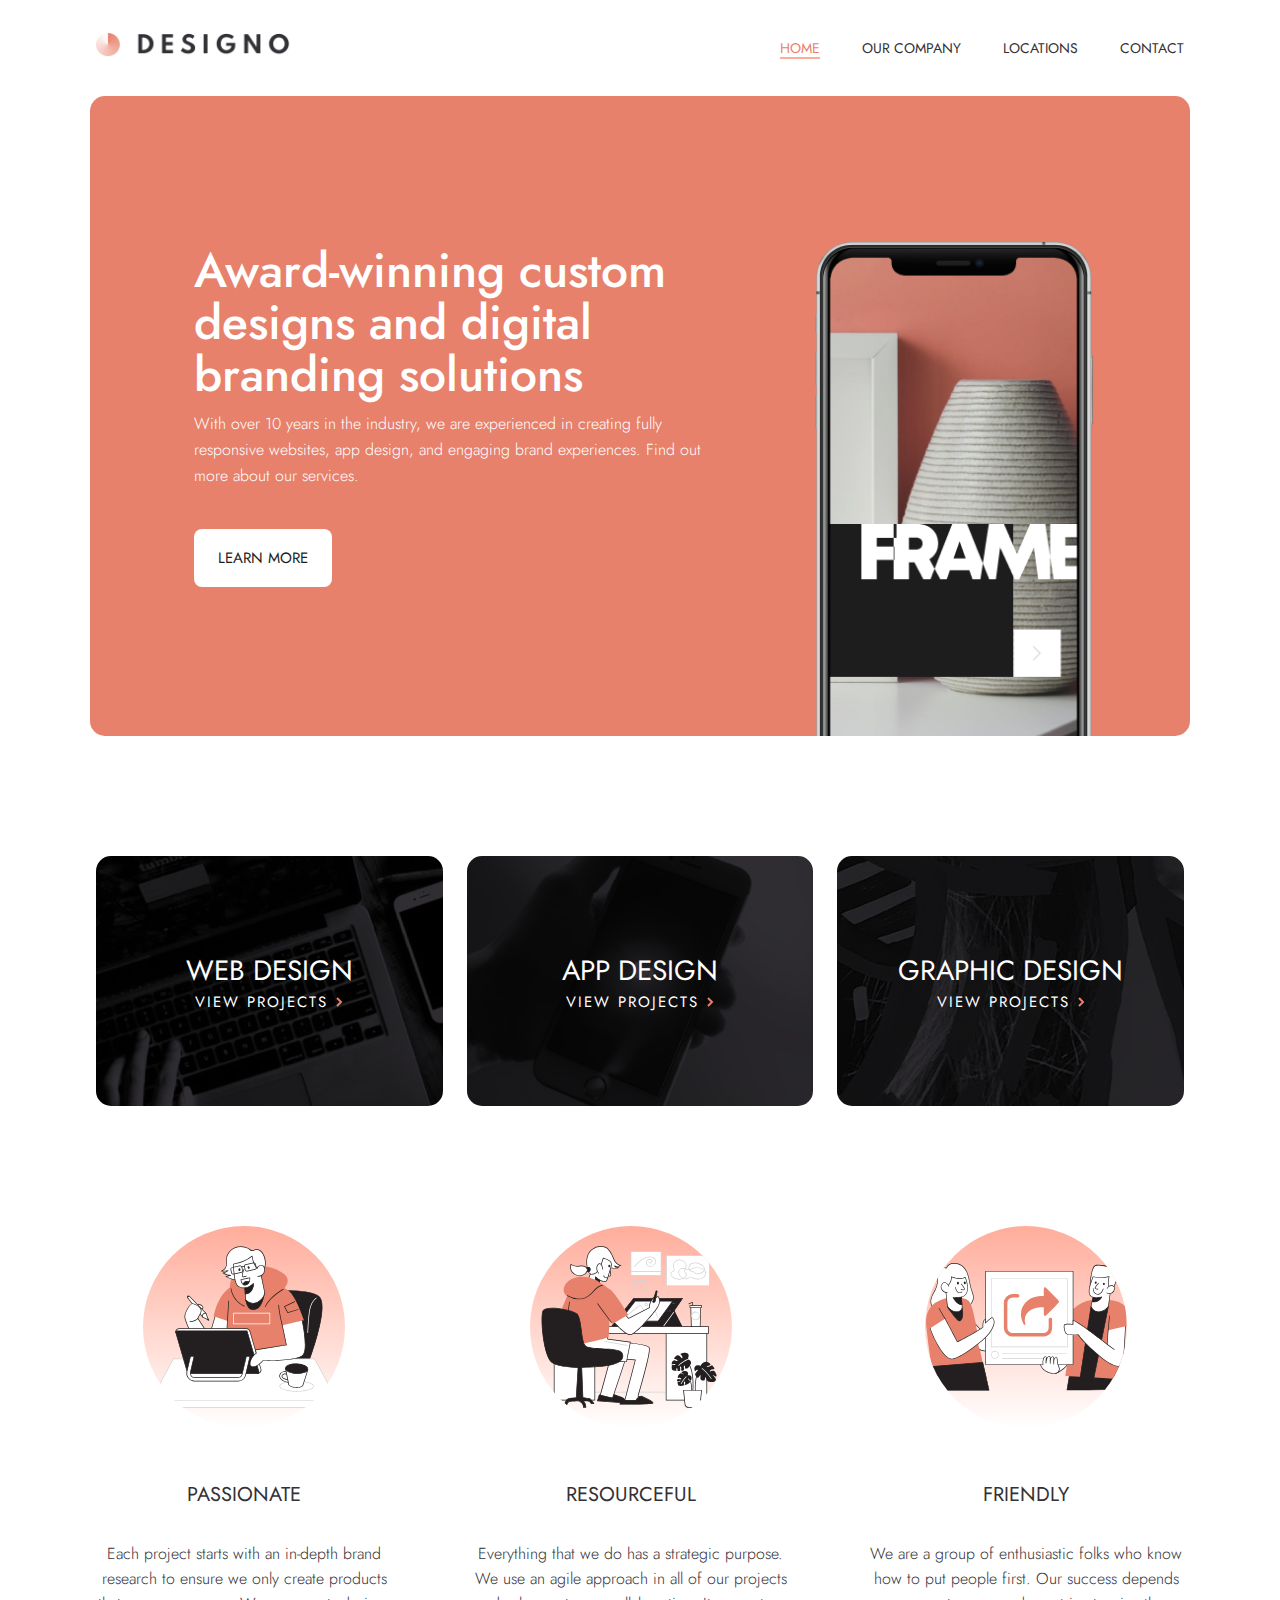
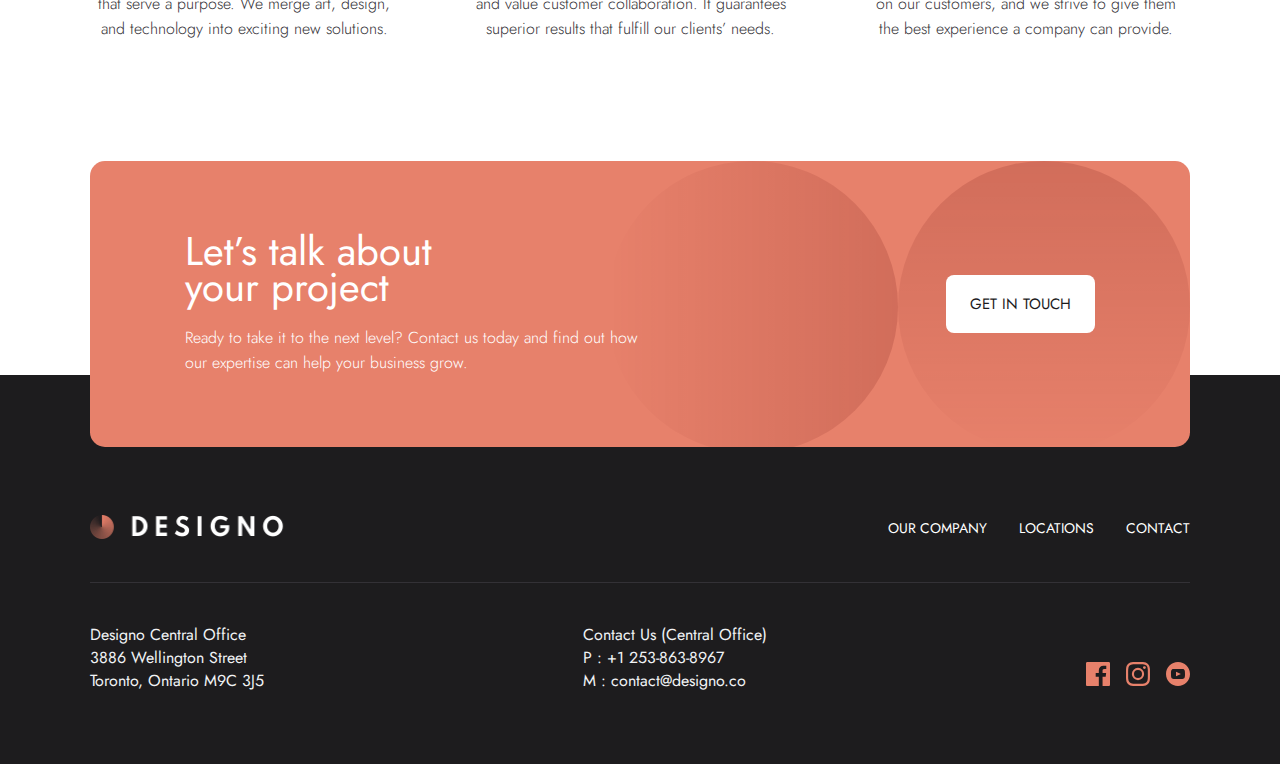
<file: index.html>
<!DOCTYPE html>
<html lang="en">

<head>
  <meta charset="UTF-8">
  <meta name="viewport" content="width=device-width, initial-scale=1.0">
  <link rel="icon" type="image/png" sizes="32x32" href="./assets/favicon-32x32.png">
  <title>DESIGNO | Home</title>
  <link rel="stylesheet" href="./css/styles.css">
</head>

<body>

  <header class="container header">
    <nav class="navbar">
      <a class="navbar__logo" href="./index.html" aria-label="Enlace página principal">
        <img src="./assets/shared/desktop/logo-dark.png" alt="Logo">
      </a>
      <button class="navbar__btn-menu" type="button" aria-label="Menu">
        <img src="./assets/shared/mobile/icon-hamburger.svg" alt="">
      </button>
      <ul class="navbar__links">
        <li><a href="./index.html" class="active">Home</a></li>
        <li><a href="./about.html">Our Company</a></li>
        <li><a href="./locations.html">Locations</a></li>
        <li><a href="./contact.html">Contact</a></li>
      </ul>
    </nav>
  </header>

  <section class="hero-banner">
    <div class="hero-banner__info">
      <h1>Award-winning custom designs and digital branding solutions</h1>
      <p>With over 10 years in the industry, we are experienced in creating fully responsive websites, app design, and
        engaging brand experiences. Find out more about our services.</p>
      <a href="./about.html">Learn more</a>
    </div>
    <picture class="hero-banner__picture">
      <source media="(width >= 1100px)" srcset="./assets/home/desktop/image-hero-phone-desktop.png">
      <img src="./assets/home/desktop/image-hero-phone.png" alt="">
    </picture>
  </section>

  <main class="container">
    <section class="services__container">
      <a href="./web-design.html" class="service__card service_01">
        <article>
          <h2>Web Design</h2>
          <span>View Projects</span>
        </article>
      </a>
      <a href="#" class="service__card service_02">
        <article>
          <h2>App Design</h2>
          <span>View Projects</span>
        </article>
      </a>
      <a href="#" class="service__card service_03">
        <article>
          <h2>Graphic Design</h2>
          <span>View Projects</span>
        </article>
      </a>
    </section>

    <section class="features_container">
      <article class="feature__card">
        <img src="./assets/home/desktop/illustration-passionate.svg" alt="">
        <h3>Passionate</h3>
        <p>Each project starts with an in-depth brand research to ensure we only create products that serve a purpose.
          We merge art, design, and technology into exciting new solutions.</p>
      </article>
      <article class="feature__card">
        <img src="./assets/home/desktop/illustration-resourceful.svg" alt="">
        <h3>Resourceful</h3>
        <p>Everything that we do has a strategic purpose. We use an agile approach in all of our projects and value
          customer collaboration. It guarantees superior results that fulfill our clients’ needs.</p>
      </article>
      <article class="feature__card">
        <img src="./assets/home/desktop/illustration-friendly.svg" alt="">
        <h3>Friendly</h3>
        <p>We are a group of enthusiastic folks who know how to put people first. Our success depends on our
          customers,
          and we strive to give them the best experience a company can provide.</p>
      </article>
    </section>
  </main>

  <aside class="container cta">
    <div class="cta__info">
      <h2>Let’s talk about your project</h2>
      <p>Ready to take it to the next level? Contact us today and find out how our expertise can help your business
        grow.
      </p>
    </div>
    <div class="cta__action">
      <a href="./contact.html">Get in touch</a>
    </div>
  </aside>

  <footer class="footer">
    <div class="footer__container">
      <div class="footer__one">
        <img src="./assets/shared/desktop/logo-light.png" alt="" class="logo">
        <hr>
        <ul class="links">
          <li><a href="./about.html">Our company</a></li>
          <li><a href="./locations.html">Locations</a></li>
          <li><a href="./contact.html">Contact</a></li>
        </ul>
      </div>
      <div class="footer__two">
        <div>
          Designo Central Office<br>
          3886 Wellington Street<br>
          Toronto, Ontario M9C 3J5<br>
        </div>
        <div>
          Contact Us (Central Office)<br>
          P : +1 253-863-8967<br>
          M : contact@designo.co<br>
        </div>
        <div class="social__links">
          <a href="#" aria-label="Enlace Facebook"><img src="./assets/shared/desktop/icon-facebook.svg" alt=""></a>
          <a href="#" aria-label="Enlace Instagram"><img src="./assets/shared/desktop/icon-instagram.svg" alt=""></a>
          <a href="#" aria-label="Enlace Youtube"><img src="./assets/shared/desktop/icon-youtube.svg" alt=""></a>
        </div>
      </div>
    </div>
  </footer>
</body>

</html>
</file>
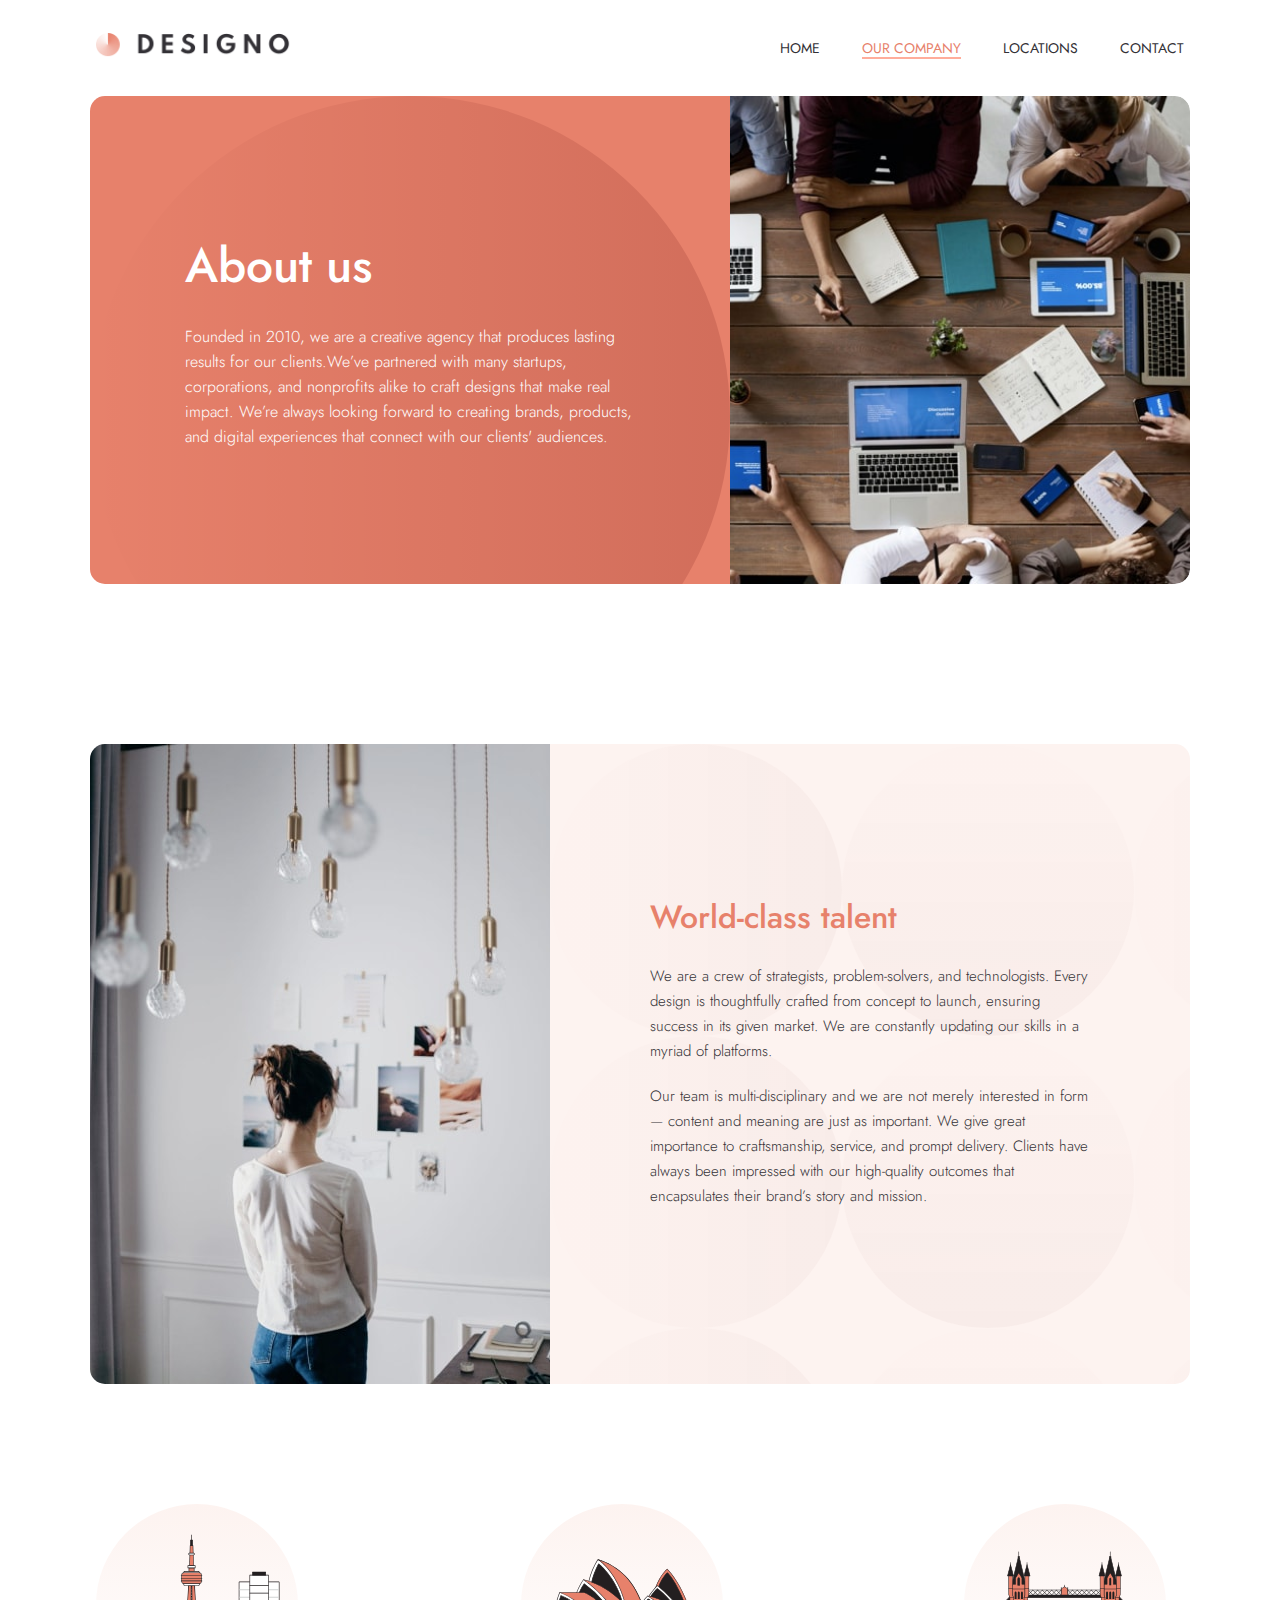
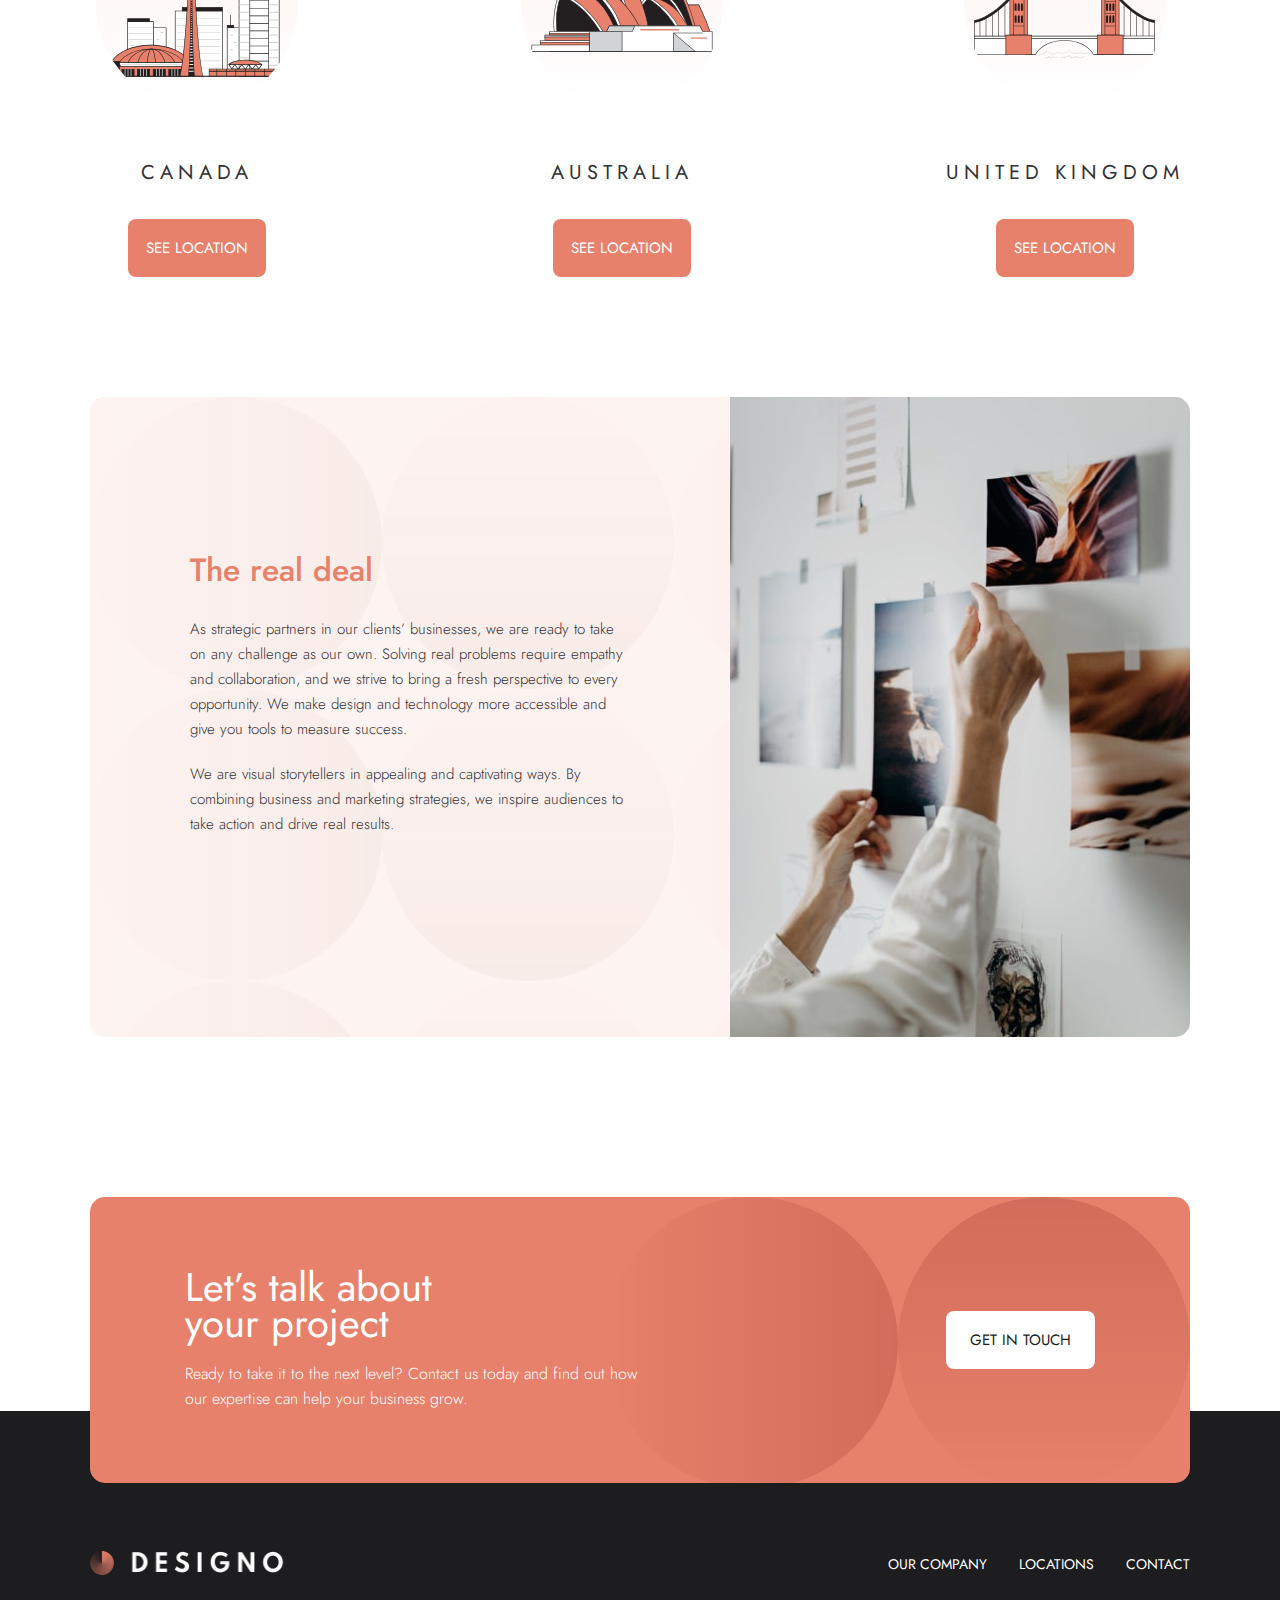
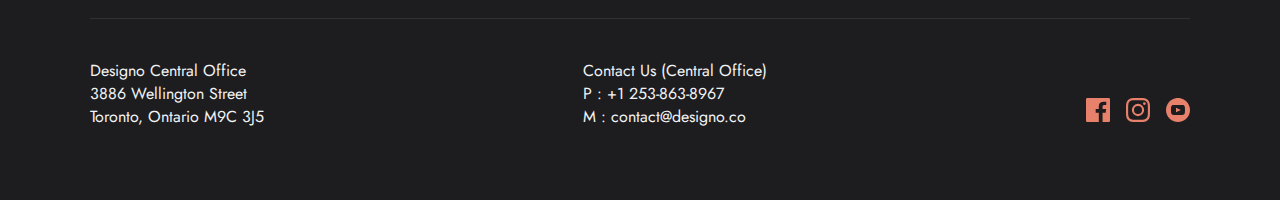
<file: about.html>
<!DOCTYPE html>
<html lang="en">

<head>
  <meta charset="UTF-8">
  <meta name="viewport" content="width=device-width, initial-scale=1.0">
  <link rel="icon" type="image/png" sizes="32x32" href="./assets/favicon-32x32.png">
  <title>DESIGNO | About</title>
  <link rel="stylesheet" href="./css/about.css">
</head>

<body>
  <header class="container header">
    <nav class="navbar">
      <a class="navbar__logo" href="./index.html" aria-label="Enlace página principal">
        <img src="./assets/shared/desktop/logo-dark.png" alt="Logo">
      </a>
      <button class="navbar__btn-menu" type="button" aria-label="Menu">
        <img src="./assets/shared/mobile/icon-hamburger.svg" alt="">
      </button>
      <ul class="navbar__links">
        <li><a href="./index.html">Home</a></li>
        <li><a href="./about.html" class="active">Our Company</a></li>
        <li><a href="./locations.html">Locations</a></li>
        <li><a href="./contact.html">Contact</a></li>
      </ul>
    </nav>
  </header>

  <section class="hero-banner__about">
    <picture class="hero-banner__about-cover">
      <source media="(width >= 1100px)" srcset="./assets/about/desktop/image-about-hero.jpg">
      <img src="./assets/about/mobile/image-about-hero.jpg" alt="Hero banner image">
    </picture>
    <div class="hero-banner__about-info">
      <h1>About us</h1>
      <p>
        Founded in 2010, we are a creative agency that produces lasting results for our clients.We’ve partnered with
        many startups, corporations, and nonprofits alike to craft designs
        that make real impact. We’re always looking forward to creating brands, products, and
        digital experiences that connect with our clients' audiences.
      </p>
    </div>
  </section>


  <main class="main__about">
    <section class="section-one">
      <picture class="section__cover">
        <img src="./assets/about/desktop/image-world-class-talent.jpg" alt="">
      </picture>
      <div class="section__info">
        <h2>World-class talent</h2>
        <p>We are a crew of strategists, problem-solvers, and technologists. Every design is thoughtfully
          crafted from concept to launch, ensuring success in its given market. We are constantly updating
          our skills in a myriad of platforms.</p>
        <p>
          Our team is multi-disciplinary and we are not merely interested in form — content and meaning
          are just as important. We give great importance to craftsmanship, service, and prompt delivery.
          Clients have always been impressed with our high-quality outcomes that encapsulates their
          brand’s story and mission.
        </p>
      </div>
    </section>

    <section class="locations__container container">
      <article class="location">
        <img class="location__icon" src="./assets/shared/desktop/illustration-canada.svg" alt="">
        <div class="location__info">
          <h3>Canada</h3>
          <a href="./locations.html">See Location</a>
        </div>
      </article>
      <article class="location">
        <img class="location__icon" src="./assets/shared/desktop/illustration-australia.svg" alt="">
        <div class="location__info">
          <h3>Australia</h3>
          <a href="./locations.html">See Location</a>
        </div>
      </article>
      <article class="location">
        <img class="location__icon" src="./assets/shared/desktop/illustration-united-kingdom.svg" alt="">
        <div class="location__info">
          <h3>United Kingdom</h3>
          <a href="./locations.html">See Location</a>
        </div>
      </article>
    </section>

    <section class="section-two">
      <div class="section__info">
        <h2>The real deal</h2>
        <p>As strategic partners in our clients’ businesses, we are ready to take on any challenge as our own.
          Solving real problems require empathy and collaboration, and we strive to bring a fresh perspective to every
          opportunity. We make design and technology more accessible and give you tools to measure success.</p>
        <p>
          We are visual storytellers in appealing and captivating ways. By combining business and marketing strategies,
          we inspire audiences to take action and drive real results.
        </p>
      </div>
      <picture class="section__cover">
        <img src="./assets/about/desktop/image-real-deal.jpg" alt="">
      </picture>
    </section>
  </main>

  <aside class="container cta">
    <div class="cta__info">
      <h2>Let’s talk about your project</h2>
      <p>Ready to take it to the next level? Contact us today and find out how our expertise can help your business
        grow.
      </p>
    </div>
    <div class="cta__action">
      <a href="./contact.html">Get in touch</a>
    </div>
  </aside>

  <footer class="footer">
    <div class="footer__container">
      <div class="footer__one">
        <img src="./assets/shared/desktop/logo-light.png" alt="" class="logo">
        <hr>
        <ul class="links">
          <li><a href="./about.html">Our company</a></li>
          <li><a href="./locations.html">Locations</a></li>
          <li><a href="./contact.html">Contact</a></li>
        </ul>
      </div>
      <div class="footer__two">
        <div>
          Designo Central Office<br>
          3886 Wellington Street<br>
          Toronto, Ontario M9C 3J5<br>
        </div>
        <div>
          Contact Us (Central Office)<br>
          P : +1 253-863-8967<br>
          M : contact@designo.co<br>
        </div>
        <div class="social__links">
          <a href="#" aria-label="Enlace Facebook"><img src="./assets/shared/desktop/icon-facebook.svg" alt=""></a>
          <a href="#" aria-label="Enlace Instagram"><img src="./assets/shared/desktop/icon-instagram.svg" alt=""></a>
          <a href="#" aria-label="Enlace Youtube"><img src="./assets/shared/desktop/icon-youtube.svg" alt=""></a>
        </div>
      </div>
    </div>
  </footer>

</body>

</html>
</file>
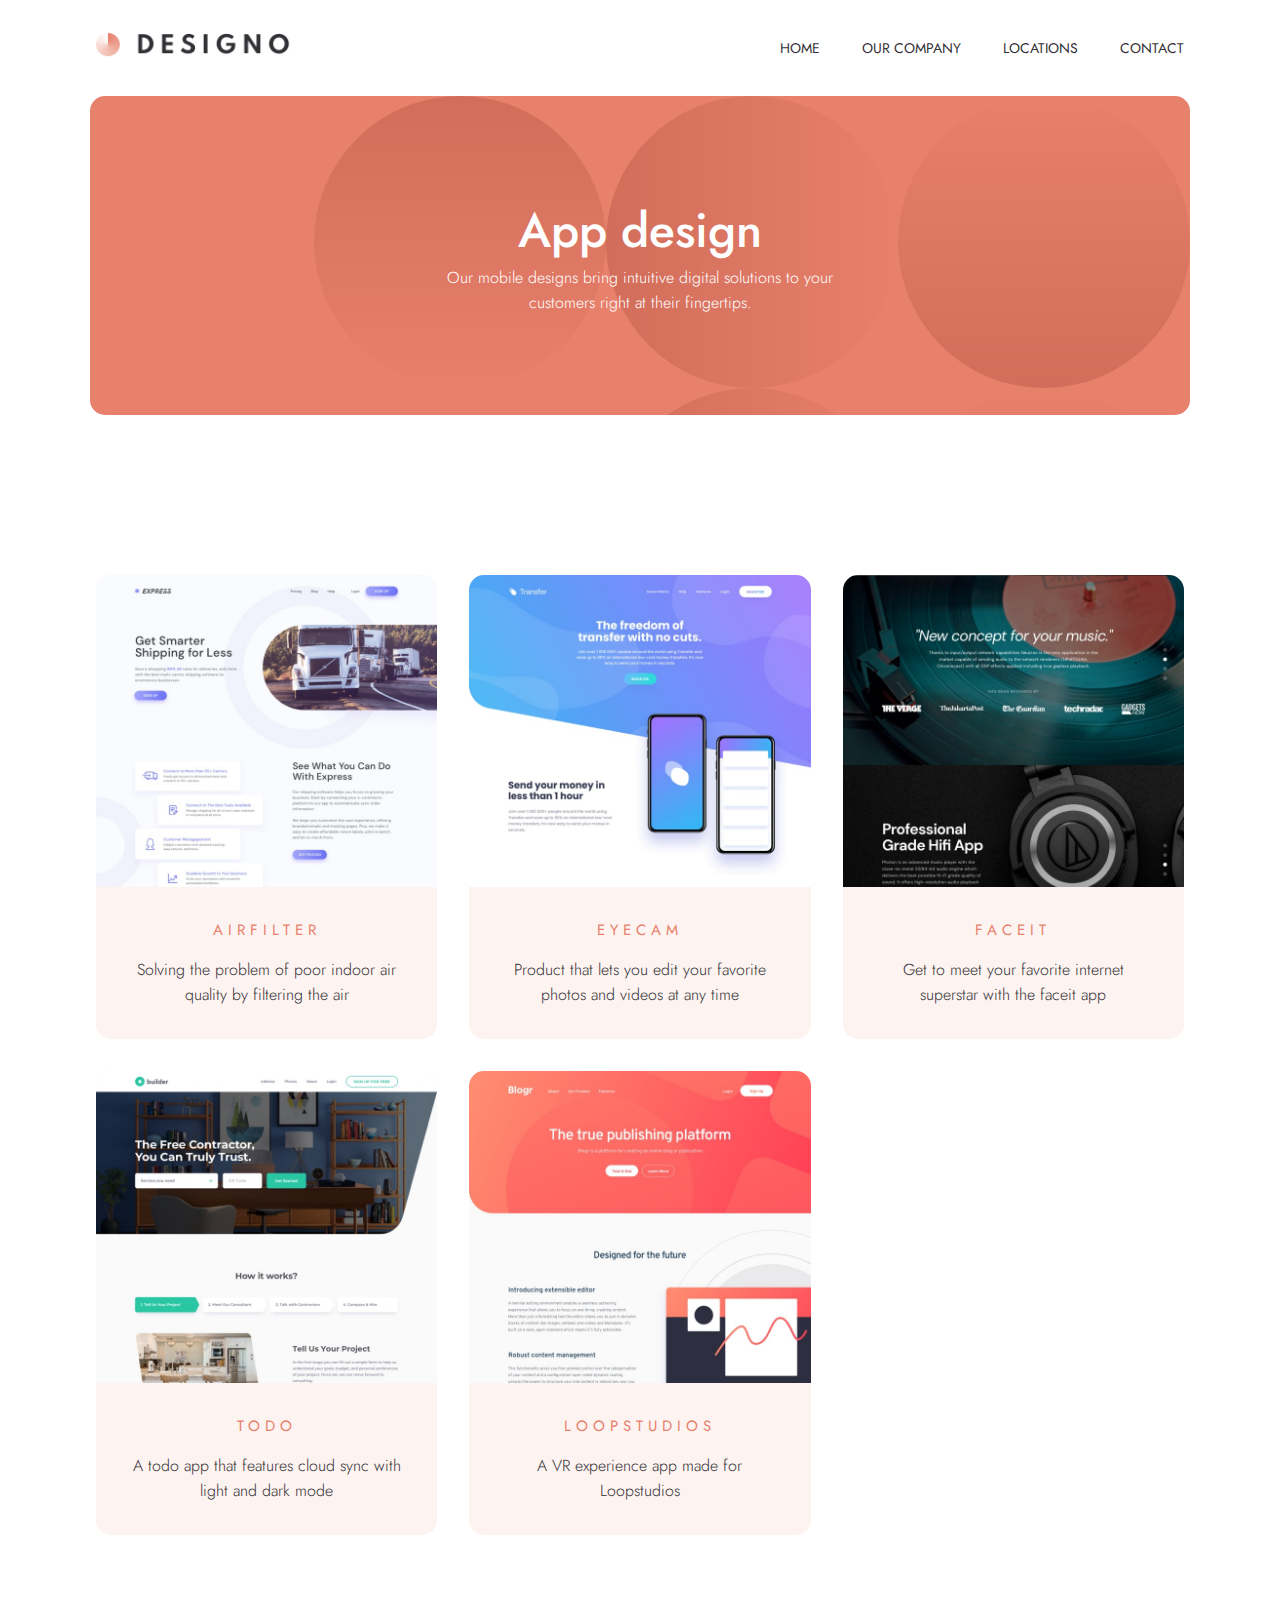
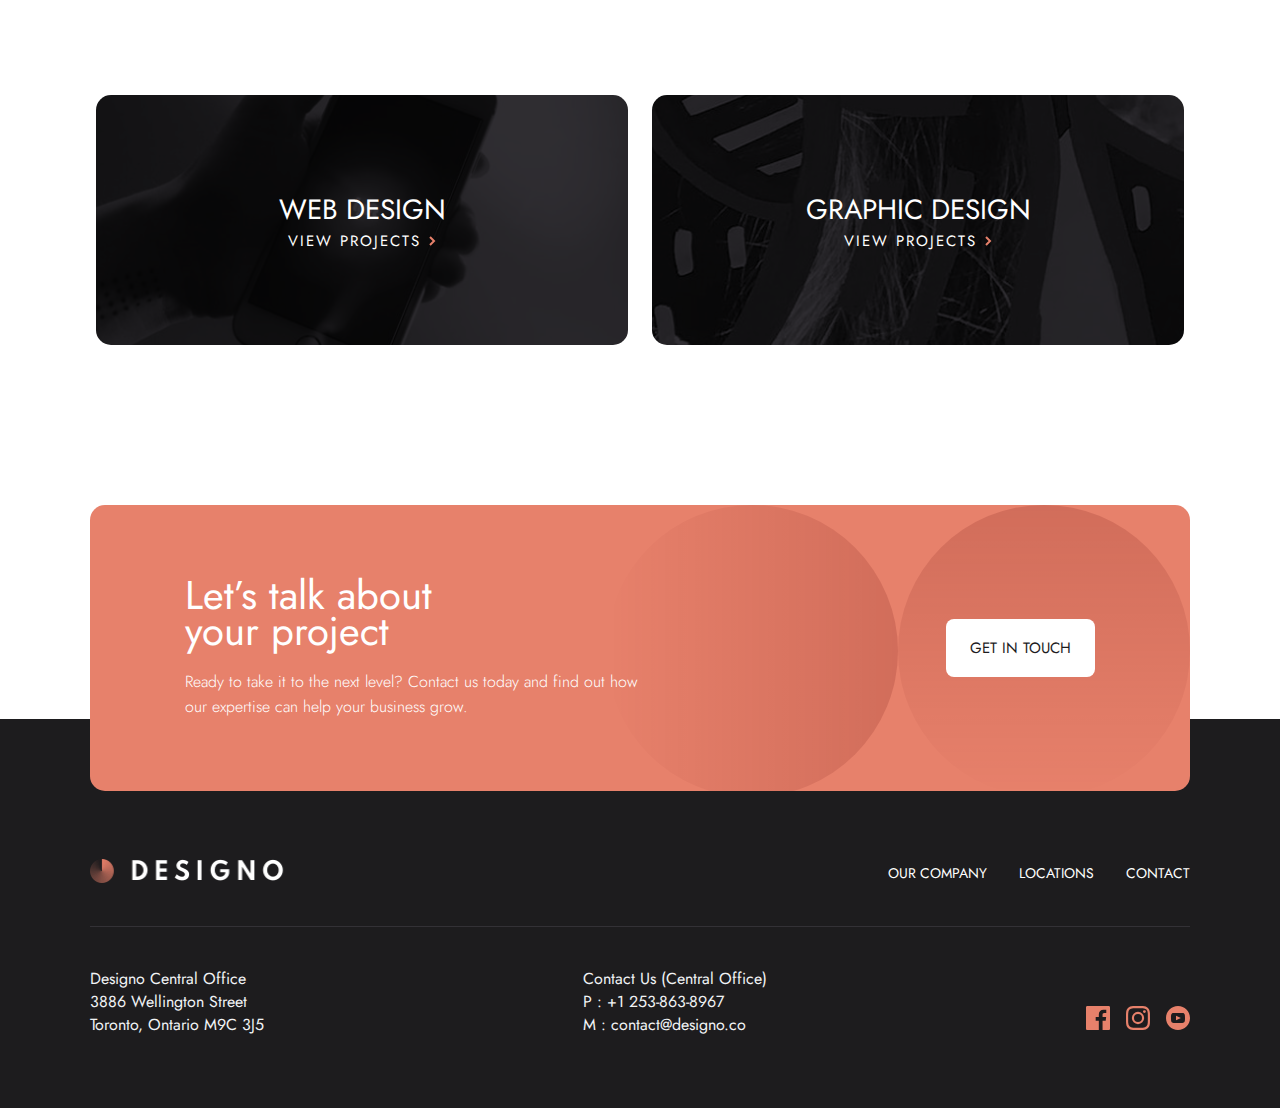
<file: app-design.html>
<!DOCTYPE html>
<html lang="en">

<head>
  <meta charset="UTF-8">
  <meta name="viewport" content="width=device-width, initial-scale=1.0">
  <link rel="icon" type="image/png" sizes="32x32" href="./assets/favicon-32x32.png">
  <title>DESIGNO | App Design</title>
  <link rel="stylesheet" href="./css/styles.css">
</head>

<body>

  <header class="container header">
    <nav class="navbar">
      <a class="navbar__logo" href="./index.html" aria-label="Enlace página principal">
        <img src="./assets/shared/desktop/logo-dark.png" alt="Logo">
      </a>
      <button class="navbar__btn-menu" type="button" aria-label="Menu">
        <img src="./assets/shared/mobile/icon-hamburger.svg" alt="">
      </button>
      <ul class="navbar__links">
        <li><a href="./index.html">Home</a></li>
        <li><a href="./about.html">Our company</a></li>
        <li><a href="./locations.html">Locations</a></li>
        <li><a href="./contact.html">Contact</a></li>
      </ul>
    </nav>
  </header>

  <section class="hero-section">
    <h1>App design</h1>
    <p>Our mobile designs bring intuitive digital solutions to your customers right at their fingertips.</p>
  </section>

  <main class="container">

    <section class="projects__container">
      <article class="project__card">
        <img class="project__card-cover" src="./assets/web-design/desktop/image-express.jpg" alt="Project Express">
        <a class="project__card-info" href="#">
          <h2>Airfilter</h2>
          <p>Solving the problem of poor indoor air quality by filtering the air</p>
        </a>
      </article>
      <article class="project__card">
        <img class="project__card-cover" src="./assets/web-design/desktop/image-transfer.jpg" alt="Project Express">
        <a class="project__card-info" href="#">
          <h2>Eyecam</h2>
          <p>Product that lets you edit your favorite photos and videos at any time</p>
        </a>
      </article>
      <article class="project__card">
        <img class="project__card-cover" src="./assets/web-design/desktop/image-photon.jpg" alt="Project Express">
        <a class="project__card-info" href="#">
          <h2>Faceit</h2>
          <p>Get to meet your favorite internet superstar with the faceit app</p>
        </a>
      </article>
      <article class="project__card">
        <img class="project__card-cover" src="./assets/web-design/desktop/image-builder.jpg" alt="Project Express">
        <a class="project__card-info" href="#">
          <h2>Todo</h2>
          <p>A todo app that features cloud sync with light and dark mode</p>
        </a>
      </article>
      <article class="project__card">
        <img class="project__card-cover" src="./assets/web-design/desktop/image-blogr.jpg" alt="Project Express">
        <a class="project__card-info" href="#">
          <h2>Loopstudios</h2>
          <p>A VR experience app made for Loopstudios</p>
        </a>
      </article>
    </section>

    <section class="other-services__container">
      <a href="./web-design.html" class="service__card service_02">
        <article>
          <h2>Web Design</h2>
          <span>View Projects</span>
        </article>
      </a>
      <a href="./graphic-design.html" class="service__card service_03">
        <article>
          <h2>Graphic Design</h2>
          <span>View Projects</span>
        </article>
      </a>
    </section>


  </main>
  <aside class="container cta">
    <div class="cta__info">
      <h2>Let’s talk about your project</h2>
      <p>Ready to take it to the next level? Contact us today and find out how our expertise can help your business
        grow.
      </p>
    </div>
    <div class="cta__action">
      <a href="./contact.html">Get in touch</a>
    </div>
  </aside>

  <footer class="footer">
    <div class="footer__container">
      <div class="footer__one">
        <img src="./assets/shared/desktop/logo-light.png" alt="" class="logo">
        <hr>
        <ul class="links">
          <li><a href="./about.html">Our company</a></li>
          <li><a href="./locations.html">Locations</a></li>
          <li><a href="./contact.html">Contact</a></li>
        </ul>
      </div>
      <div class="footer__two">
        <div>
          Designo Central Office<br>
          3886 Wellington Street<br>
          Toronto, Ontario M9C 3J5<br>
        </div>
        <div>
          Contact Us (Central Office)<br>
          P : +1 253-863-8967<br>
          M : contact@designo.co<br>
        </div>
        <div class="social__links">
          <a href="#" aria-label="Enlace Facebook"><img src="./assets/shared/desktop/icon-facebook.svg" alt=""></a>
          <a href="#" aria-label="Enlace Instagram"><img src="./assets/shared/desktop/icon-instagram.svg" alt=""></a>
          <a href="#" aria-label="Enlace Youtube"><img src="./assets/shared/desktop/icon-youtube.svg" alt=""></a>
        </div>
      </div>
    </div>
  </footer>
</body>

</html>
</file>
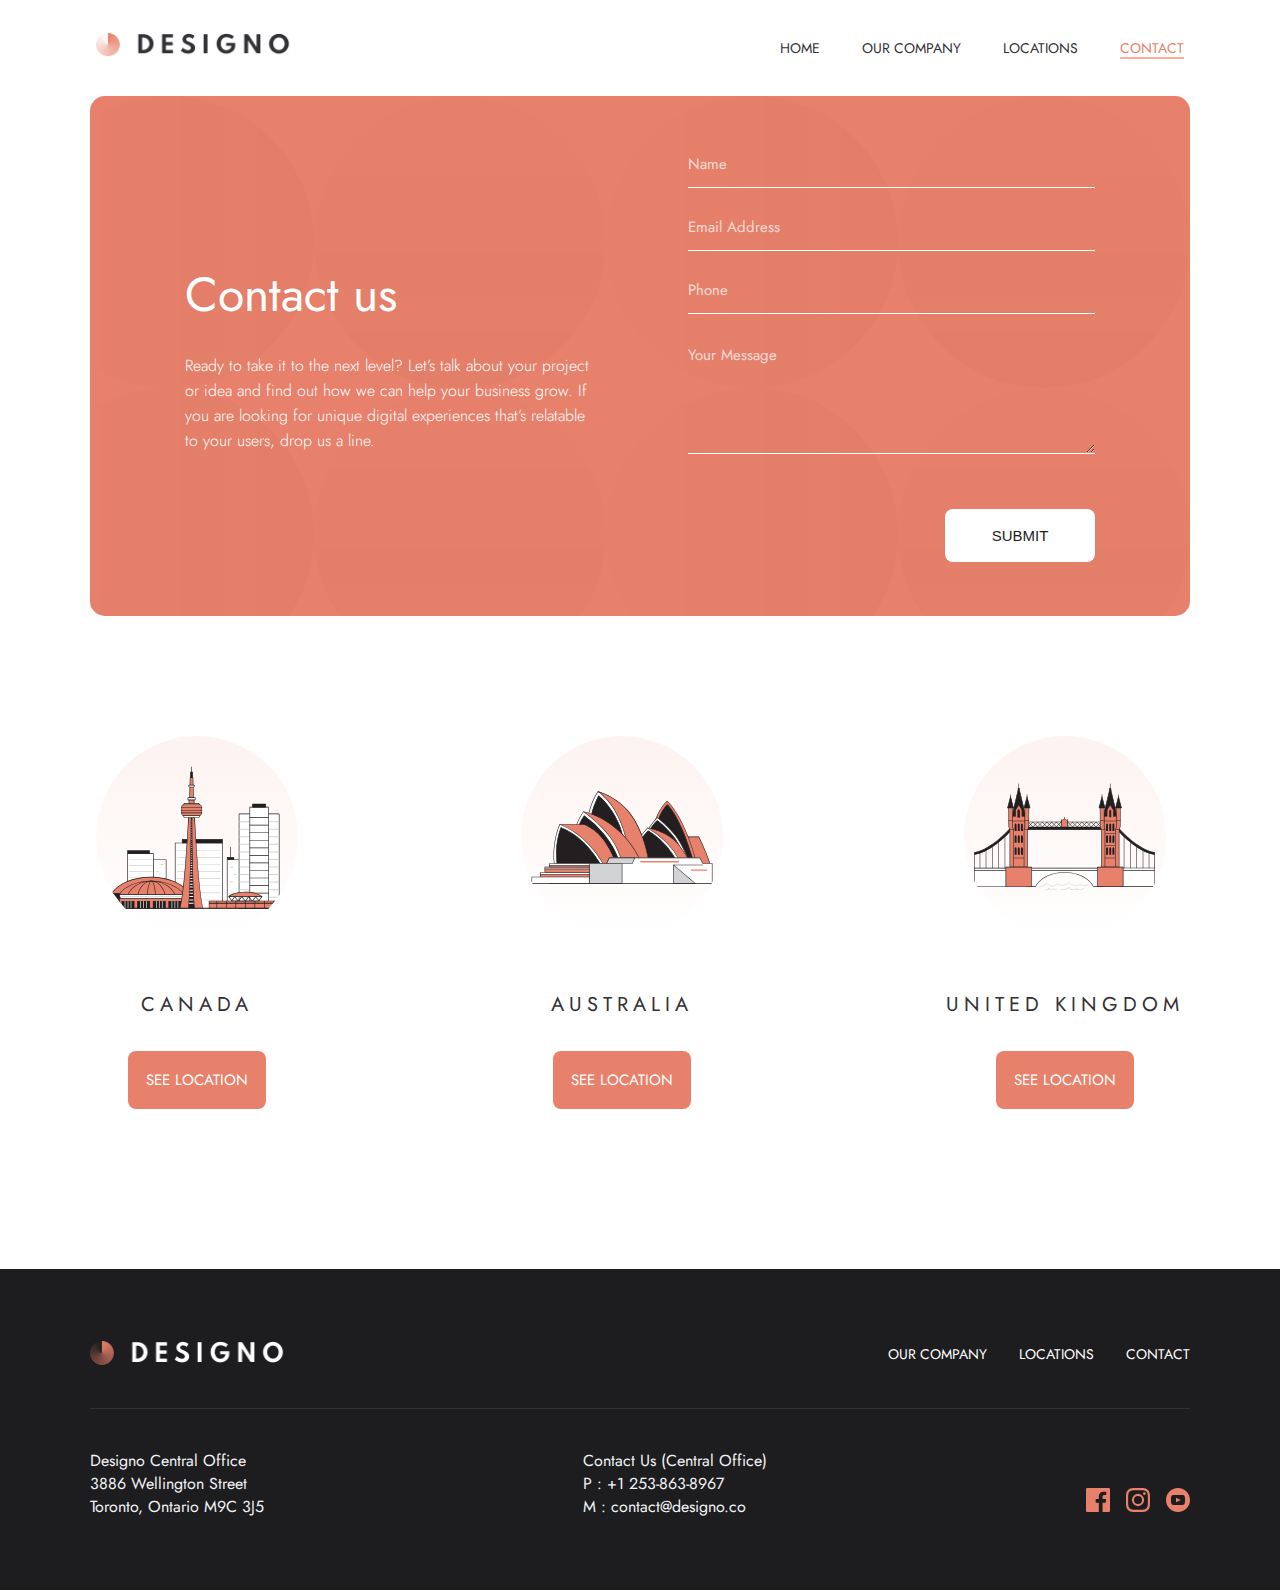
<file: contact.html>
<!DOCTYPE html>
<html lang="en">

<head>
  <meta charset="UTF-8">
  <meta name="viewport" content="width=device-width, initial-scale=1.0">
  <link rel="icon" type="image/png" sizes="32x32" href="./assets/favicon-32x32.png">
  <title>DESIGNO | Contact</title>
  <link rel="stylesheet" href="./css/contact.css">
</head>

<body>
  <header class="container header">
    <nav class="navbar">
      <a class="navbar__logo" href="./index.html" aria-label="Enlace página principal">
        <img src="./assets/shared/desktop/logo-dark.png" alt="Logo">
      </a>
      <button class="navbar__btn-menu" type="button" aria-label="Menu">
        <img src="./assets/shared/mobile/icon-hamburger.svg" alt="">
      </button>
      <ul class="navbar__links">
        <li><a href="./index.html">Home</a></li>
        <li><a href="./about.html">Our Company</a></li>
        <li><a href="./locations.html">Locations</a></li>
        <li><a href="./contact.html" class="active">Contact</a></li>
      </ul>
    </nav>
  </header>

  <main>
    <section class="contact__container">
      <div class="contact__info">
        <h1>Contact us</h1>
        <p>Ready to take it to the next level? Let’s talk about your project or idea and find out how
          we can help your business grow. If you are looking for unique digital experiences that’s
          relatable to your users, drop us a line.</p>
      </div>
      <form class="contact__form">
        <input type="text" placeholder="Name">
        <input type="email" placeholder="Email Address">
        <input type="tel" placeholder="Phone">
        <textarea type="text" placeholder="Your Message"></textarea>
        <button class="btn-action" type="submit">Submit</button>
      </form>
    </section>

    <section class="locations__container container">
      <article class="location">
        <img class="location__icon" src="./assets/shared/desktop/illustration-canada.svg" alt="">
        <div class="location__info">
          <h3>Canada</h3>
          <a href="./locations.html">See Location</a>
        </div>
      </article>
      <article class="location">
        <img class="location__icon" src="./assets/shared/desktop/illustration-australia.svg" alt="">
        <div class="location__info">
          <h3>Australia</h3>
          <a href="./locations.html">See Location</a>
        </div>
      </article>
      <article class="location">
        <img class="location__icon" src="./assets/shared/desktop/illustration-united-kingdom.svg" alt="">
        <div class="location__info">
          <h3>United Kingdom</h3>
          <a href="./locations.html">See Location</a>
        </div>
      </article>
    </section>
  </main>

  <footer class="footer__contact">
    <div class="footer__container">
      <div class="footer__one">
        <img src="./assets/shared/desktop/logo-light.png" alt="" class="logo">
        <hr>
        <ul class="links">
          <li><a href="./about.html">Our company</a></li>
          <li><a href="./locations.html">Locations</a></li>
          <li><a href="./contact.html">Contact</a></li>
        </ul>
      </div>
      <div class="footer__two">
        <div>
          Designo Central Office<br>
          3886 Wellington Street<br>
          Toronto, Ontario M9C 3J5<br>
        </div>
        <div>
          Contact Us (Central Office)<br>
          P : +1 253-863-8967<br>
          M : contact@designo.co<br>
        </div>
        <div class="social__links">
          <a href="#" aria-label="Enlace Facebook"><img src="./assets/shared/desktop/icon-facebook.svg" alt=""></a>
          <a href="#" aria-label="Enlace Instagram"><img src="./assets/shared/desktop/icon-instagram.svg" alt=""></a>
          <a href="#" aria-label="Enlace Youtube"><img src="./assets/shared/desktop/icon-youtube.svg" alt=""></a>
        </div>
      </div>
    </div>
  </footer>
</body>

</html>
</file>
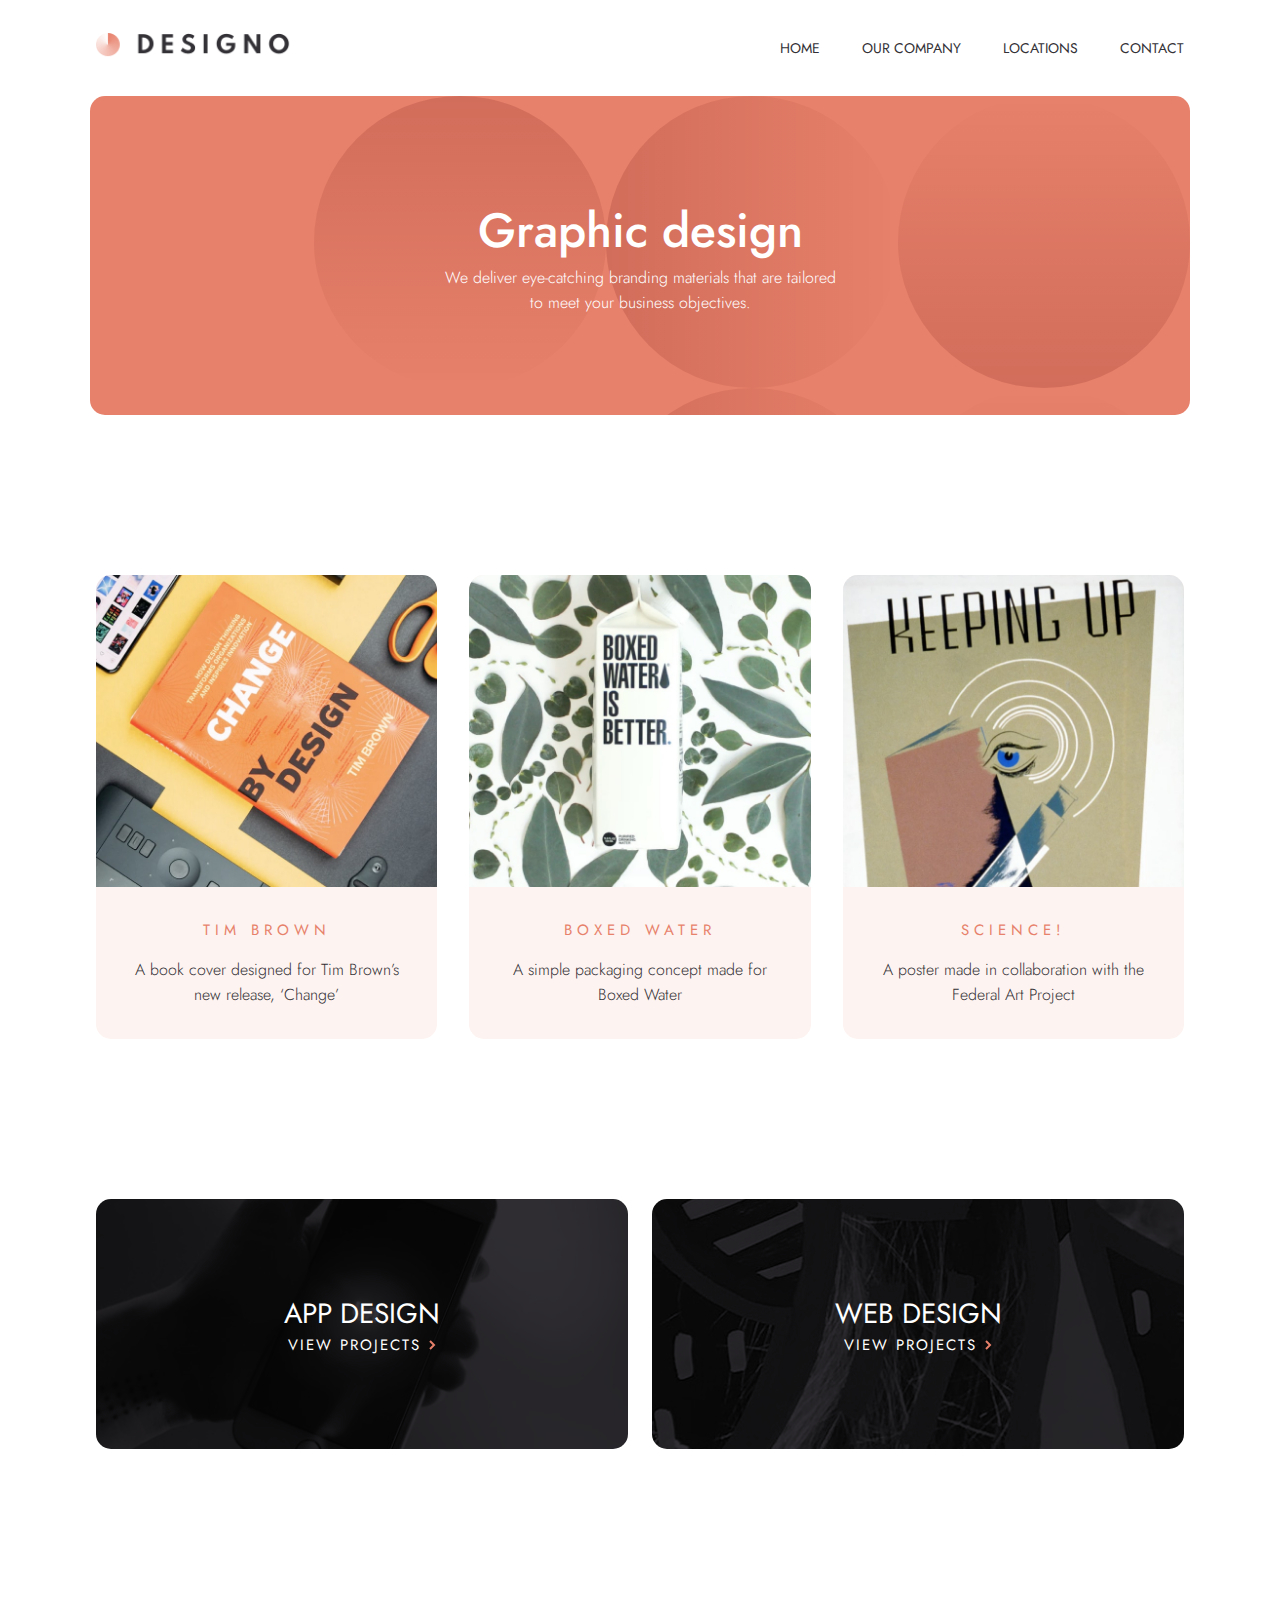
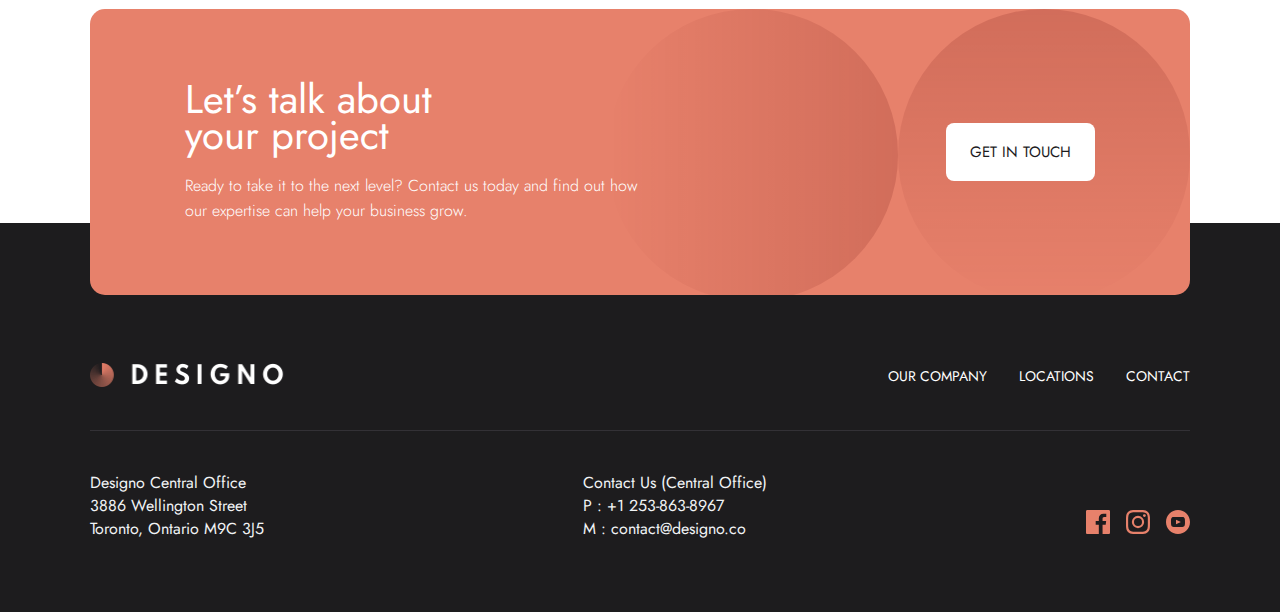
<file: graphic-design.html>
<!DOCTYPE html>
<html lang="en">

<head>
  <meta charset="UTF-8">
  <meta name="viewport" content="width=device-width, initial-scale=1.0">
  <link rel="icon" type="image/png" sizes="32x32" href="./assets/favicon-32x32.png">
  <title>DESIGNO | Graphic Design</title>
  <link rel="stylesheet" href="/css/styles.css">
</head>

<body>
  <header class="container header">
    <nav class="navbar">
      <a class="navbar__logo" href="./index.html" aria-label="Enlace página principal">
        <img src="./assets/shared/desktop/logo-dark.png" alt="Logo">
      </a>
      <button class="navbar__btn-menu" type="button" aria-label="Menu">
        <img src="./assets/shared/mobile/icon-hamburger.svg" alt="">
      </button>
      <ul class="navbar__links">
        <li><a href="./index.html">Home</a></li>
        <li><a href="./about.html">Our Company</a></li>
        <li><a href="./locations.html">Locations</a></li>
        <li><a href="./contact.html">Contact</a></li>
      </ul>
    </nav>
  </header>

  <section class="hero-section">
    <h1>Graphic design</h1>
    <p>We deliver eye-catching branding materials that are tailored to meet your business objectives.</p>
  </section>

  <main class="container">
    <section class="projects__container">
      <article class="project__card">
        <img class="project__card-cover" src="./assets/graphic-design/desktop/image-change.jpg" alt="Project Express">
        <a class="project__card-info" href="#">
          <h2>Tim Brown</h2>
          <p>A book cover designed for Tim Brown’s new release, ‘Change’</p>
        </a>
      </article>
      <article class="project__card">
        <img class="project__card-cover" src="./assets/graphic-design/desktop/image-boxed-water.jpg"
          alt="Project Express">
        <a class="project__card-info" href="#">
          <h2>Boxed water</h2>
          <p>A simple packaging concept made for Boxed Water</p>
        </a>
      </article>
      <article class="project__card">
        <img class="project__card-cover" src="./assets/graphic-design/desktop/image-science.jpg" alt="Project Express">
        <a class="project__card-info" href="#">
          <h2>Science!</h2>
          <p>A poster made in collaboration with the Federal Art Project</p>
        </a>
      </article>
    </section>

    <section class="other-services__container">
      <a href="./app-design.html" class="service__card service_02">
        <article>
          <h2>App Design</h2>
          <span>View Projects</span>
        </article>
      </a>
      <a href="./web-design.html" class="service__card service_03">
        <article>
          <h2>Web Design</h2>
          <span>View Projects</span>
        </article>
      </a>
    </section>


  </main>
  <aside class="container cta">
    <div class="cta__info">
      <h2>Let’s talk about your project</h2>
      <p>Ready to take it to the next level? Contact us today and find out how our expertise can help your business
        grow.
      </p>
    </div>
    <div class="cta__action">
      <a href="./contact.html">Get in touch</a>
    </div>
  </aside>

  <footer class="footer">
    <div class="footer__container">
      <div class="footer__one">
        <img src="./assets/shared/desktop/logo-light.png" alt="" class="logo">
        <hr>
        <ul class="links">
          <li><a href="./about.html">Our company</a></li>
          <li><a href="./locations.html">Locations</a></li>
          <li><a href="./contact.html">Contact</a></li>
        </ul>
      </div>
      <div class="footer__two">
        <div>
          Designo Central Office<br>
          3886 Wellington Street<br>
          Toronto, Ontario M9C 3J5<br>
        </div>
        <div>
          Contact Us (Central Office)<br>
          P : +1 253-863-8967<br>
          M : contact@designo.co<br>
        </div>
        <div class="social__links">
          <a href="#" aria-label="Enlace Facebook"><img src="./assets/shared/desktop/icon-facebook.svg" alt=""></a>
          <a href="#" aria-label="Enlace Instagram"><img src="./assets/shared/desktop/icon-instagram.svg" alt=""></a>
          <a href="#" aria-label="Enlace Youtube"><img src="./assets/shared/desktop/icon-youtube.svg" alt=""></a>
        </div>
      </div>
    </div>
  </footer>
</body>

</html>
</file>
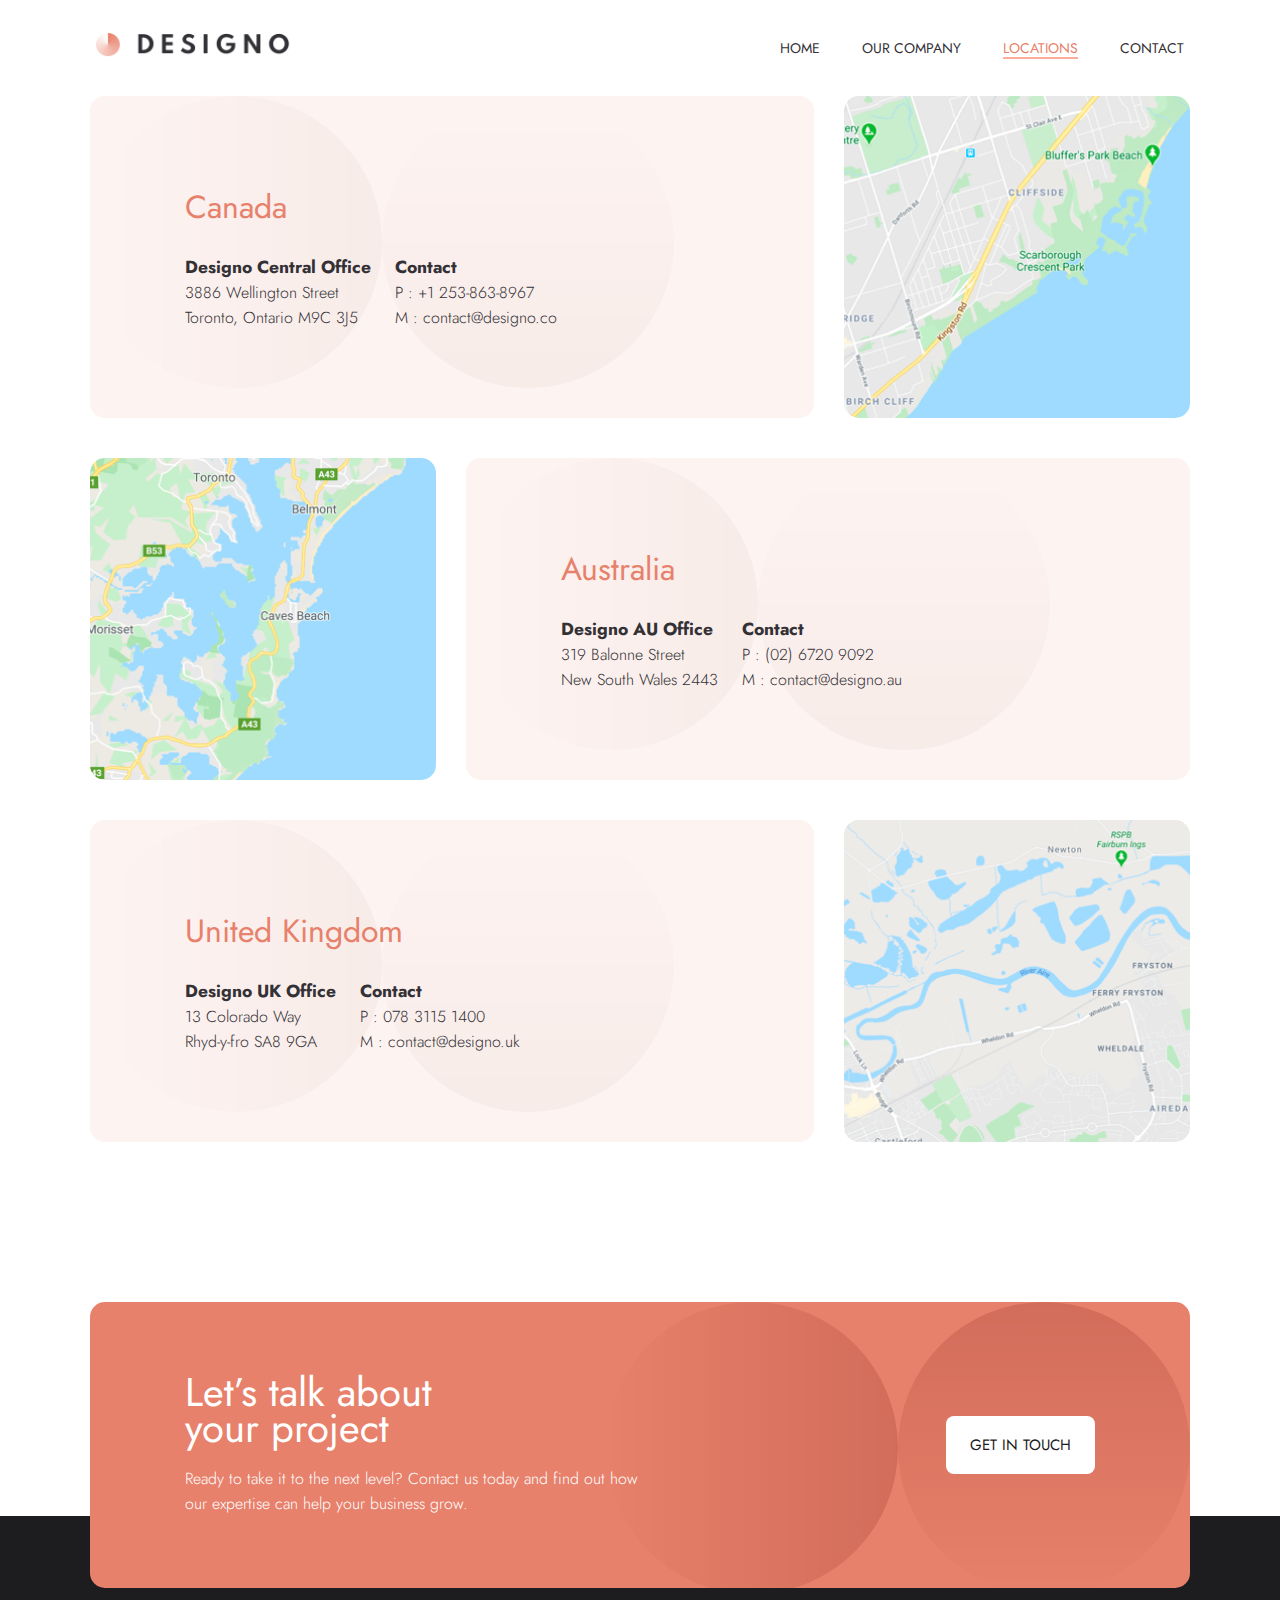
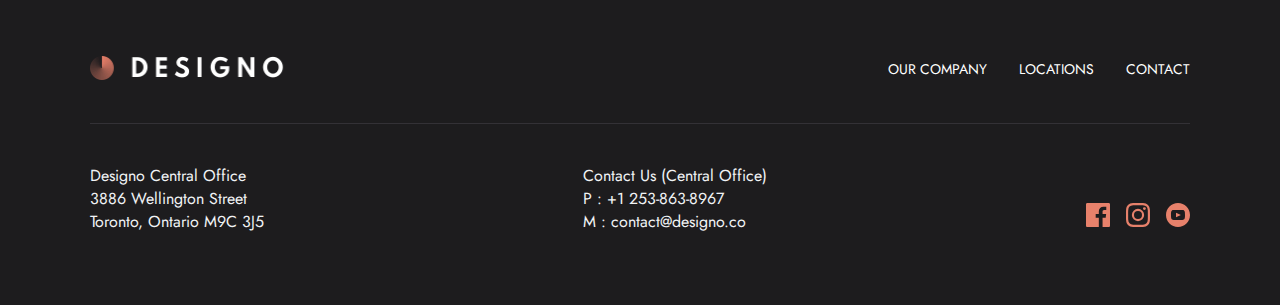
<file: locations.html>
<!DOCTYPE html>
<html lang="en">

<head>
  <meta charset="UTF-8">
  <meta name="viewport" content="width=device-width, initial-scale=1.0">
  <link rel="icon" type="image/png" sizes="32x32" href="./assets/favicon-32x32.png">
  <title>DESIGNO | Locations</title>
  <link rel="stylesheet" href="./css/locations.css">
</head>

<body>
  <header class="container header">
    <nav class="navbar">
      <a class="navbar__logo" href="./index.html" aria-label="Enlace página principal">
        <img src="./assets/shared/desktop/logo-dark.png" alt="Logo">
      </a>
      <button class="navbar__btn-menu" type="button" aria-label="Menu">
        <img src="./assets/shared/mobile/icon-hamburger.svg" alt="">
      </button>
      <ul class="navbar__links">
        <li><a href="./index.html">Home</a></li>
        <li><a href="./about.html">Our Company</a></li>
        <li><a href="./locations.html" class="active">Locations</a></li>
        <li><a href="./contact.html">Contact</a></li>
      </ul>
    </nav>
  </header>

  <main>
    <div class="locations__container">
      <article class="location__card">
        <picture class="location__img">
          <img src="./assets/locations/desktop/image-map-canada.png" alt="Canada Location">
        </picture>
        <div class="location__info">
          <h2 class="location__info-title">Canada</h2>
          <div class="location__description">
            <div class="col__01">
              <h3>Designo Central Office</h3>
              <p>3886 Wellington Street</p>
              <p>Toronto, Ontario M9C 3J5</p>
            </div>
            <div class="col__01">
              <h3>Contact</h3>
              <p>P : +1 253-863-8967</p>
              <p>M : contact@designo.co</p>
            </div>
          </div>
        </div>
      </article>
      <article class="location__card">
        <picture class="location__img">
          <img src="./assets/locations/desktop/image-map-australia.png" alt="Canada Location">
        </picture>
        <div class="location__info">
          <h2 class="location__info-title">Australia</h2>
          <div class="location__description">
            <div class="col__01">
              <h3>Designo AU Office</h3>
              <p>319 Balonne Street</p>
              <p>New South Wales 2443</p>
            </div>
            <div class="col__01">
              <h3>Contact</h3>
              <p>P : (02) 6720 9092</p>
              <p>M : contact@designo.au</p>
            </div>
          </div>
        </div>
      </article>
      <article class="location__card">
        <picture class="location__img">
          <img src="./assets/locations/desktop/image-map-united-kingdom.png" alt="Canada Location">
        </picture>
        <div class="location__info">
          <h2 class="location__info-title">United Kingdom</h2>
          <div class="location__description">
            <div class="col__01">
              <h3>Designo UK Office</h3>
              <p>13 Colorado Way</p>
              <p>Rhyd-y-fro SA8 9GA</p>
            </div>
            <div class="col__01">
              <h3>Contact</h3>
              <p>P : 078 3115 1400</p>
              <p>M : contact@designo.uk</p>
            </div>
          </div>
        </div>
      </article>
    </div>
  </main>

  <aside class="container cta">
    <div class="cta__info">
      <h2>Let’s talk about your project</h2>
      <p>Ready to take it to the next level? Contact us today and find out how our expertise can help your business
        grow.
      </p>
    </div>
    <div class="cta__action">
      <a href="./contact.html">Get in touch</a>
    </div>
  </aside>

  <footer class="footer">
    <div class="footer__container">
      <div class="footer__one">
        <img src="./assets/shared/desktop/logo-light.png" alt="" class="logo">
        <hr>
        <ul class="links">
          <li><a href="./about.html">Our company</a></li>
          <li><a href="./locations.html">Locations</a></li>
          <li><a href="./contact.html">Contact</a></li>
        </ul>
      </div>
      <div class="footer__two">
        <div>
          Designo Central Office<br>
          3886 Wellington Street<br>
          Toronto, Ontario M9C 3J5<br>
        </div>
        <div>
          Contact Us (Central Office)<br>
          P : +1 253-863-8967<br>
          M : contact@designo.co<br>
        </div>
        <div class="social__links">
          <a href="#" aria-label="Enlace Facebook"><img src="./assets/shared/desktop/icon-facebook.svg" alt=""></a>
          <a href="#" aria-label="Enlace Instagram"><img src="./assets/shared/desktop/icon-instagram.svg" alt=""></a>
          <a href="#" aria-label="Enlace Youtube"><img src="./assets/shared/desktop/icon-youtube.svg" alt=""></a>
        </div>
      </div>
    </div>
  </footer>
</body>

</html>
</file>
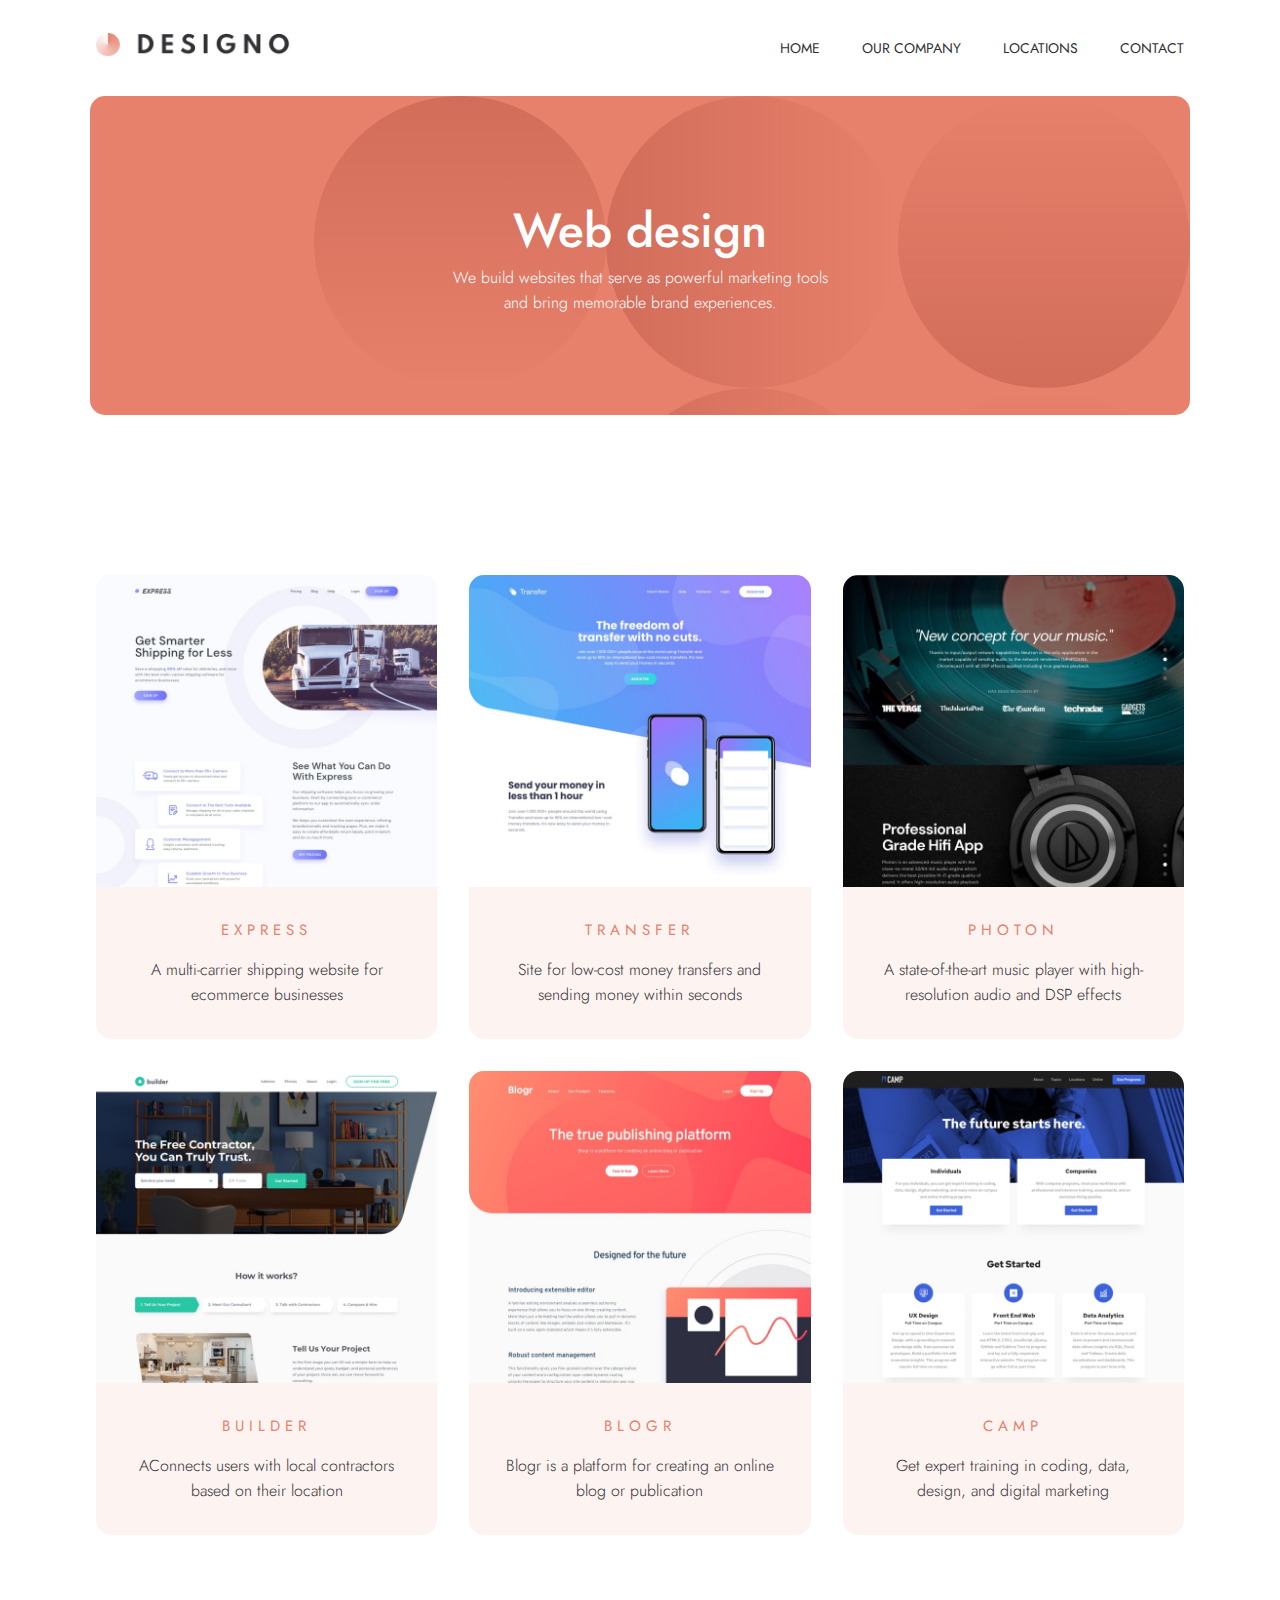
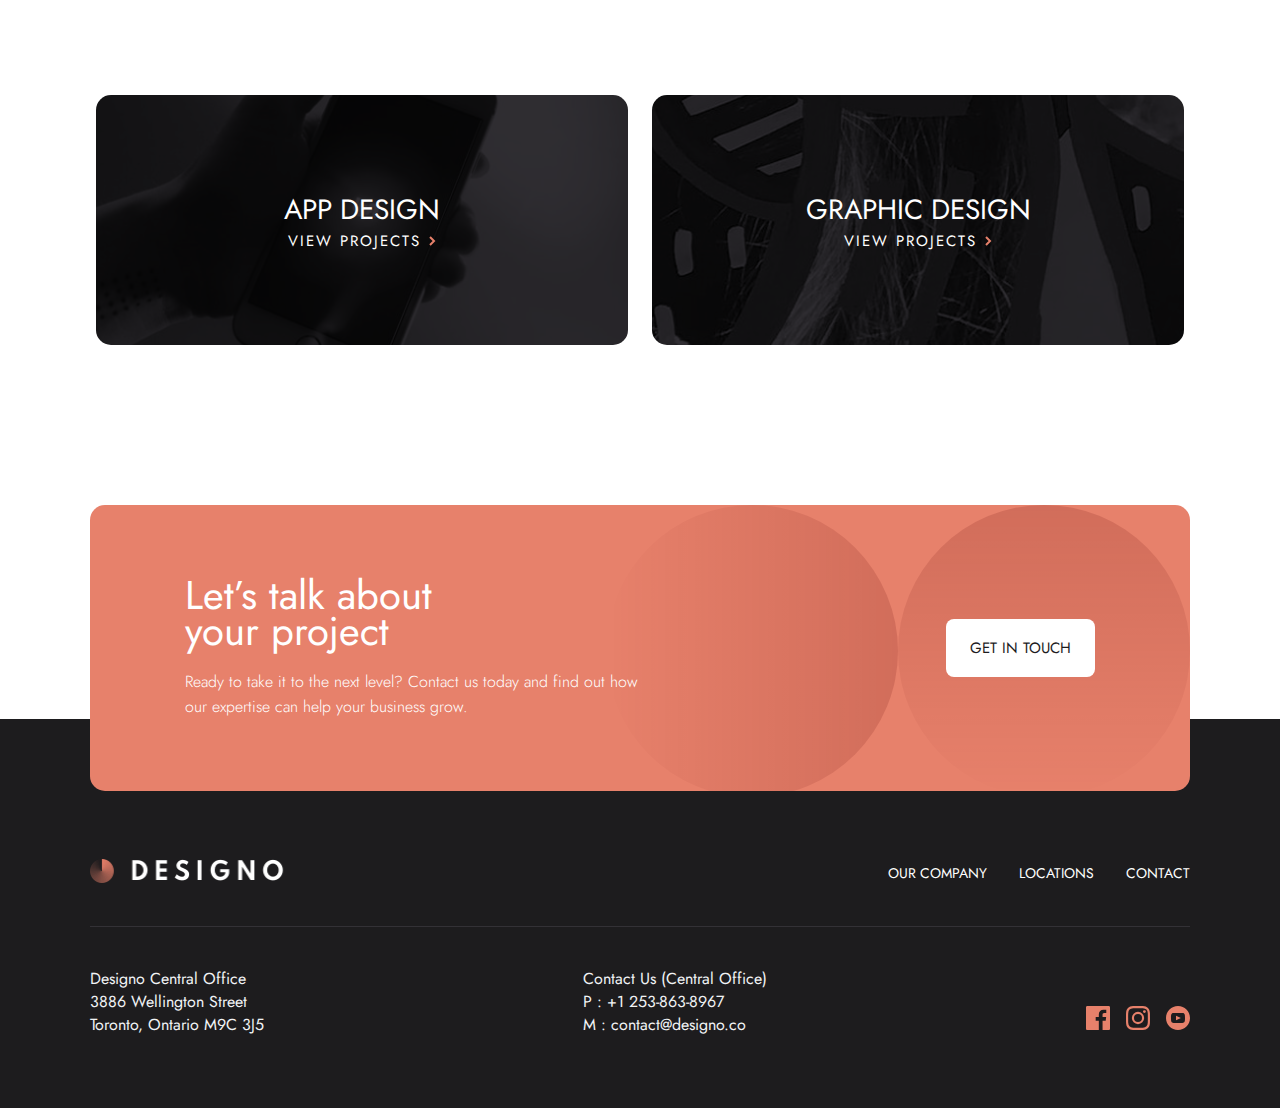
<file: web-design.html>
<!DOCTYPE html>
<html lang="en">

<head>
  <meta charset="UTF-8">
  <meta name="viewport" content="width=device-width, initial-scale=1.0">
  <link rel="icon" type="image/png" sizes="32x32" href="./assets/favicon-32x32.png">
  <title>DESIGNO | Web Design</title>
  <link rel="stylesheet" href="./css/styles.css">
</head>

<body>

  <header class="container header">
    <nav class="navbar">
      <a class="navbar__logo" href="./index.html" aria-label="Enlace página principal">
        <img src="./assets/shared/desktop/logo-dark.png" alt="Logo">
      </a>
      <button class="navbar__btn-menu" type="button" aria-label="Menu">
        <img src="./assets/shared/mobile/icon-hamburger.svg" alt="">
      </button>
      <ul class="navbar__links">
        <li><a href="./index.html">Home</a></li>
        <li><a href="./about.html">Our company</a></li>
        <li><a href="./locations.html">Locations</a></li>
        <li><a href="./contact.html">Contact</a></li>
      </ul>
    </nav>
  </header>


  <section class="hero-section">
    <h1>Web design</h1>
    <p>We build websites that serve as powerful marketing tools and bring memorable brand experiences.</p>
  </section>

  <main class="container">

    <section class="projects__container">
      <article class="project__card">
        <img class="project__card-cover" src="./assets/web-design/desktop/image-express.jpg" alt="Project Express">
        <a class="project__card-info" href="#">
          <h2>Express</h2>
          <p>A multi-carrier shipping website for ecommerce businesses</p>
        </a>
      </article>
      <article class="project__card">
        <img class="project__card-cover" src="./assets/web-design/desktop/image-transfer.jpg" alt="Project Express">
        <a class="project__card-info" href="#">
          <h2>Transfer</h2>
          <p>Site for low-cost money transfers and sending money within seconds</p>
        </a>
      </article>
      <article class="project__card">
        <img class="project__card-cover" src="./assets/web-design/desktop/image-photon.jpg" alt="Project Express">
        <a class="project__card-info" href="#">
          <h2>Photon</h2>
          <p>A state-of-the-art music player with high-resolution audio and DSP effects</p>
        </a>
      </article>
      <article class="project__card">
        <img class="project__card-cover" src="./assets/web-design/desktop/image-builder.jpg" alt="Project Express">
        <a class="project__card-info" href="#">
          <h2>Builder</h2>
          <p>AConnects users with local contractors based on their location</p>
        </a>
      </article>
      <article class="project__card">
        <img class="project__card-cover" src="./assets/web-design/desktop/image-blogr.jpg" alt="Project Express">
        <a class="project__card-info" href="#">
          <h2>Blogr</h2>
          <p>Blogr is a platform for creating an online blog or publication</p>
        </a>
      </article>
      <article class="project__card">
        <img class="project__card-cover" src="./assets/web-design/desktop/image-camp.jpg" alt="Project Express">
        <a class="project__card-info" href="#">
          <h2>Camp</h2>
          <p>Get expert training in coding, data, design, and digital marketing</p>
        </a>
      </article>
    </section>

    <section class="other-services__container">
      <a href="./app-design.html" class="service__card service_02">
        <article>
          <h2>App Design</h2>
          <span>View Projects</span>
        </article>
      </a>
      <a href="./graphic-design.html" class="service__card service_03">
        <article>
          <h2>Graphic Design</h2>
          <span>View Projects</span>
        </article>
      </a>
    </section>


  </main>
  <aside class="container cta">
    <div class="cta__info">
      <h2>Let’s talk about your project</h2>
      <p>Ready to take it to the next level? Contact us today and find out how our expertise can help your business
        grow.
      </p>
    </div>
    <div class="cta__action">
      <a href="./contact.html">Get in touch</a>
    </div>
  </aside>

  <footer class="footer">
    <div class="footer__container">
      <div class="footer__one">
        <img src="./assets/shared/desktop/logo-light.png" alt="" class="logo">
        <hr>
        <ul class="links">
          <li><a href="./about.html">Our company</a></li>
          <li><a href="./locations.html">Locations</a></li>
          <li><a href="./contact.html">Contact</a></li>
        </ul>
      </div>
      <div class="footer__two">
        <div>
          Designo Central Office<br>
          3886 Wellington Street<br>
          Toronto, Ontario M9C 3J5<br>
        </div>
        <div>
          Contact Us (Central Office)<br>
          P : +1 253-863-8967<br>
          M : contact@designo.co<br>
        </div>
        <div class="social__links">
          <a href="#" aria-label="Enlace Facebook"><img src="./assets/shared/desktop/icon-facebook.svg" alt=""></a>
          <a href="#" aria-label="Enlace Instagram"><img src="./assets/shared/desktop/icon-instagram.svg" alt=""></a>
          <a href="#" aria-label="Enlace Youtube"><img src="./assets/shared/desktop/icon-youtube.svg" alt=""></a>
        </div>
      </div>
    </div>
  </footer>
</body>

</html>
</file>
<file: css/styles.css>
@import url('generals.css');

/***** INICIO HEADER *****/

header.header{
  display: flex;
  align-items: center;
  height: 9.6rem;
}
nav.navbar{
  width: 100%;
  max-width: 110rem;
  display: flex;
  align-items: center;
  justify-content: space-between;
  .navbar__logo{
    img{
      width: 20rem;
    }
  }
  button.navbar__btn-menu{
    border: none;
    background: none;
  }
  ul.navbar__links{
    display: none;
  }
  @media (width >= 1100px) {
    button.navbar__btn-menu{
      display: none;
    }
    ul.navbar__links{
      display: flex;
      align-items: center;
      gap: 4.2rem;
      font-size: 1.4rem;
      color: var(--darkGrey);
      text-transform: uppercase;
      li{
        a{
          color: var(--darkGrey);
        }
        a:hover, a.active{
          color: var(--peach);
          text-decoration: underline;
          text-decoration-color: var(--lightPeach);
          text-decoration-thickness: .2rem;
          text-underline-offset: .4rem;
        }
      }
    }
  }
}
/***** FIN HEADER *****/

/***** INICIO HERO BANNER *****/
section.hero-banner{
  background-color: var(--peach);
  height: 84rem;
  text-align: center;
  overflow: hidden;
  .hero-banner__info{
    width: 90%;
    margin: 0 auto;
    padding: 8rem 0;
    color: var(--white);
    text-align: center;
    h1{
      font-size: 3.2rem;
      line-height: 3.6rem;
      font-weight: 500;
      margin-bottom: 1.4rem;
    }
    p{
      font-size: 1.5rem;
      line-height: 2.5rem;
      margin-bottom: 2.4rem;
    }
    a{
      display: inline-block;
      font-size: 1.5rem;
      text-transform: uppercase;
      color: var(--black);
      background-color: var(--white);
      border-radius: .8rem;
      padding: 1.8rem 2.4rem;
      transition: all ease-in-out .3s;
    }
    a:hover{
      background-color: var(--lightPeach);
      color: var(--white);
    }
  }
  .hero-banner__picture{
    picture{
      width: 100%;
    }
    img{
      display: block;
      width: 29rem;
      margin: 0 auto;
    }
  }
}

@media (width >= 1100px) {
  section.hero-banner{
    width: 110rem;
    margin: 0 auto;
    display: grid;
    grid-template-columns: 60% 1fr;
    align-items: center;
    height: 64rem;
    border-radius: 1.5rem;
    padding: 0 7.5rem;
    position: relative;
    .hero-banner__info{
      text-align: left;
      h1{
        font-size: 4.8rem;
        line-height: 5.2rem;
        margin-bottom: 1rem;
      }
      p{
        font-size: 1.6rem;
        line-height: 2.6rem;
        margin-bottom: 4rem;
      }
    }
    .hero-banner__picture{
      picture{
        width: 100%;
      }
      img{
        display: block;
        width: 28rem;
        margin: 0 auto;
        bottom: 0;
        right: 9.6rem;
        position: absolute;
      }
    }
  }
}
/***** FIN HERO BANNER *****/

/***** INICIO MAIN *****/
/***** FIN MAIN *****/

/***** INICIO SERVICIOS *****/
.services__container{
  display: flex;
  flex-direction: column;
  gap: 2.4rem;
  margin: 12rem auto;
}

a.service__card{
  height: 25rem;
  display: flex;
  flex-direction: column;
  gap: 1.2rem;
  border-radius: 1.5rem;
  align-items: center;
  justify-content: center;
  color: var(--white);
  text-transform: uppercase;
  text-align: center;
  h2{
    font-size: 2.8rem;
    font-weight: 400;
  }
  span{
    color: var(--white);
    font-size: 1.5rem;
    color: var(--white);
    letter-spacing: .2rem;
    text-align: center;
  }
  span::after{
    content: url('../assets/shared/desktop/icon-right-arrow.svg');
    margin-left: .8rem;
  }
}

.service_01, 
.service_02,
.service_03{
  background-repeat: no-repeat;
  background-size: cover;
  background-position: center;
  background-blend-mode: multiply;
  background-color: var(--darkGrey);
  transition: all ease-in-out .3s;
}
.service_01{
  background-image: url('../assets/home/desktop/image-web-design-small.jpg');
  @media (width >= 1100px) {
    background-image: url('../assets/home/desktop/image-web-design-large.jpg');
  }
}
.service_02{
  background-image: url('../assets/home/desktop/image-app-design.jpg');
}
.service_03{
  background-image: url('../assets/home/desktop/image-graphic-design.jpg');

}
.service_01:hover, 
.service_02:hover,
.service_03:hover{
  background-color: var(--lightPeach);
  background-blend-mode: normal;
  background-image: none;
  opacity: 1;
  color: var(--darkGrey);
  span{
    color: var(--darkGrey)
  }
}

@media (width >= 1100px){
  .services__container{
    display: grid;
    grid-template-columns: repeat(3, 1fr);
  }

}
/***** FIN SERVICIOS *****/

/***** INICIO FEATURES *****/
.features_container{
  display: flex;
  flex-direction: column;
  margin-bottom: 12rem;
  gap: 8rem;
  .feature__card{
    color: var(--darkGrey);
    text-align: center;
    img{
      background: linear-gradient(var(--lightPeach), transparent);
      border-radius: 50rem;
      margin-bottom: 4.8rem;
    }
    h3{
      font-size: 2rem;
      font-weight: 400;
      text-transform: uppercase;
      margin-bottom: 3.2rem;
    }
    p{
      font-size: 1.6rem;
    }
  }
}

@media (width >= 1100px){
  .features_container{
    flex-direction: row;
  }
}
/***** FIN FEATURES *****/

/***** INICIO CALL TO ACTION *****/
.cta{
  background-color: var(--peach);
  background-image: url('../assets/shared/desktop/bg-pattern-call-to-action.svg');
  background-repeat: no-repeat;
  background-position: right top;
  border-radius: 1.5rem;
  display: flex;
  flex-direction: column;
  align-items: center;
  justify-content: center;
  padding: 6.4rem 2.4rem;
  z-index: 99999;
  position: relative;
  .cta__info{
    color: var(--white);
    text-align: center;
    h2{
      font-size: 3.2rem;
      font-weight: 400;
      line-height: 3.6rem;
      margin-bottom: 1.6rem;
    }
    p{
      font-size: 1.5rem;
      line-height: 2.5rem;
      margin-bottom: 3.2rem;
    }
  }
  .cta__action{
    a{
      display: inline-block;
      font-size: 1.5rem;
      text-transform: uppercase;
      color: var(--black);
      background-color: var(--white);
      border-radius: .8rem;
      padding: 1.8rem 2.4rem;
      transition: all ease-in-out .3s;
    }
    a:hover{
      background-color: var(--lightPeach);
      color: var(--white);
    }
  }
}
@media (width >= 1100px){
  .cta{
    width: 100%;
    display: grid;
    grid-template-columns: 46rem max-content;
    justify-content: space-between;
    align-items: center;
    padding: 7.2rem 9.5rem;
    .cta__info{
      text-align: left;
      h2{
        font-size: 4rem;
        width: 27rem;
        margin-bottom: 2rem;
      }
      p{
        font-size: 1.6rem;
        margin-bottom: 0;
      }
    }
  }
}
/***** FIN CALL TO ACTION *****/

/***** INICIO FOOTER *****/
footer.footer{
  background-color: var(--black);
  margin-bottom: 0;
  margin: -18rem auto 0;
  padding-top: 25rem;
  z-index: -1;
}

.footer__container{
  margin: 0 auto;
  width: 90%;
  display: flex;
  flex-direction: column;
  justify-content: center;
  align-items: center;
  color: var(--lightGrey);
}

.footer__one{
  width: 100%;
  text-align: center;
  img{
    width: 20rem;
    margin-bottom: 3.2rem;
  }
  hr{
    color: var(--lightGrey);
  }
  .links{
    display: flex;
    flex-direction: column;
    gap: 3.2rem;
    margin-top: 3.2rem;
    li{
      a{
        text-transform: uppercase;
        font-size: 1.4rem;
        color: var(--white);
      }
    }
  }
}
.footer__two{
  text-align: center;
  color: var(--lightGrey);
  font-size: 1.6rem;
  margin: 4rem auto 6rem;
  display: flex;
  flex-direction: column;
  gap: 4rem;
  .social__links{
    display: flex;
    gap: 1.6rem;
    justify-content: space-between;
  }
}

@media (width >= 1100px){
  footer.footer{
    padding-top: 14rem;
    padding-bottom: 7.2rem;
    margin: -7.2rem auto 0;
  }
  hr{
    display: none;
  }
  .footer__one{
    width: 110rem;
    padding: 0;
    display: flex;
    flex-direction: row;
    justify-content: space-between;
    align-items: center;
    border-bottom: .1rem solid var(--darkGrey);
    padding-bottom: 4rem;
    img{
      margin-bottom: 0;
    }
    ul.links{
      display: flex;
      align-items: center;
      flex-direction: row;
      margin-top: 0;
    }
  }
  .footer__two{
    width: 110rem;
    flex-direction: row;
    justify-content: space-between;
    align-items: self-end;
    text-align: left;
    margin-bottom: 0;
  }
}
/***** FIN FOOTER *****/

/***** INICIO ESTILOS PÁGINAS INTERNAS SERVICIOS  *****/

.hero-section{
  width: 100%;
  max-width: 110rem;
  margin: 0 auto;
  display: flex;
  flex-direction: column;
  justify-content: center;
  align-items: center;
  padding: 10rem 6.4rem;
  text-align: center;
  color: var(--white);
  background-color: var(--peach);
  background-image: url('../assets/web-design/desktop/bg-pattern-intro-web.svg');
  background-repeat: no-repeat;
  background-position: right top;
  @media (width >= 1100px){
    border-radius: 1.5rem;
  }
  h1{
    font-size: 3.2rem;
    font-weight: 500;
    @media (width >= 1100px){
      font-size: 4.8rem;
    }
  }
  p{
    font-size: 1.5rem;
     @media (width >= 1100px){
      max-width: 25em;
      font-size: 1.6rem;
     }
  }
}

.projects__container{
  display: grid;
  grid-template-columns: 1fr;
  margin: 12rem auto;
  gap: 3.2rem;
  @media (width >= 1100px) {
    grid-template-columns: repeat(3, 1fr);
    margin: 16rem auto;
  }
}

article.project__card{
  width: 100%;
  border-radius: 1.5rem;
  background-color:#FDF3F0;
  display: grid;
  grid-template-columns: repeat(2, 50%);
  border-radius: 1.5rem;
  overflow: hidden;
  .project__card-cover{
    width: 100%;
    height: 100%;
    object-fit: cover;
    display: block;
  }
  .project__card-info{
    display: block;
    padding: 3.2rem 3rem;
    text-align: center;
    transition: all ease-in-out .3s;
    border-radius: 0 0 1.5rem 1.5rem;
    h2{
      color: var(--peach);
      text-transform: uppercase;
      margin-bottom: 1.6rem;
    }
    p{
      color: var(--darkGrey);
      font-size: 1.6rem;
    }
  }
}
.project__card-info:hover{
  background-color: var(--lightPeach);
}


@media (width >= 1100px) {
  article.project__card{
    grid-template-columns: 1fr;
  }
  .project__card-info{
    display: block;
    padding: 3.2rem 3rem;
    text-align: center;
    overflow: hidden;
    h2{
      color: var(--peach);
      text-transform: uppercase;
      margin-bottom: 1.6rem;
      font-weight: 400;
      letter-spacing: .5rem;
    }
    p{
      color: var(--darkGrey);
      font-size: 1.6rem;
    }
  }
}

.other-services__container{
  display: flex;
  flex-direction: column;
  gap: 2.4rem;
  margin-bottom: 12rem;
}

@media (width >= 1100px){
  .other-services__container{
    display: grid;
    grid-template-columns: repeat(2, 1fr);
    margin-bottom: 16rem;
  }
}

/***** FIN ESTILOS PÁGINAS INTERNAS SERVICIOS  *****/
</file>
<file: css/about.css>
@import url('generals.css');
@import url('styles.css');

.hero-banner__about{
	display: grid;
	grid-template-columns: 1fr;
	@media (width >= 1100px) {
		width: 110rem;
		margin: 0 auto;
		display: grid;
		grid-template-columns: 64rem 1fr;
		grid-template-areas: "left right";
		flex-direction: row-reverse;
		border-radius: 1.5rem;
		overflow: hidden;
	}
}

.hero-banner__about-cover{
	width: 100%;
	overflow: hidden;
	border-radius: 0 1.5rem 1.5rem 0;
	@media (width >= 1100px) {
		width: 100%;
		grid-area: right;
	}
	img{
			width: 100%;
			display: block;
			height: 100%;
			object-fit: cover;
	}
}

.hero-banner__about-info{
	padding: 8rem 4rem;
	text-align: center;
	color: var(--white);
	background-color: var(--peach);
	background-image: url('../assets/about/mobile/bg-pattern-hero-about-mobile.svg');
	background-position: top right;
	@media (width >= 1100px) {
		padding: 13.5rem 9.5rem;
		text-align: left;
		background-image: url('../assets/about/desktop/bg-pattern-hero-about-desktop.svg');
		grid-area: left;
	}
	h1{
		font-size: 3.2rem;
		margin-bottom: 2.4rem;
		font-weight: 500;
		@media (width >= 1100px) {
			font-size: 4.8rem;
		}
	}
	p{
		font-size: 1.5rem;
		@media (width >= 1100px) {
			font-size: 1.6rem;
		}
	}
}

main.main__about{
	margin-bottom: 12rem;
	@media (width >= 1100px) {
		margin: 16rem auto;
	}
}

.section-one, .section-two{
	display: grid;
	grid-template-columns: 1fr;
	@media (width >= 1100px) {
		width: 110rem;
		margin: 0 auto;
		border-radius: 1.5rem;
		overflow: hidden;	
	}
}

.section__info{
	text-align: center;
	padding: 8rem 4rem;
	background-color: #FDF3F0;
	background-image: url('../assets/shared/desktop/bg-pattern-two-circles.svg');
	@media (width >= 1100px) {
		display: flex;
		flex-direction: column;
		padding: 15rem 10rem;
		height: 64rem;
		text-align: left;
	}
	h2{
		font-size: 3.2rem;
		margin-bottom: 2.4rem;
		font-weight: 500;
		color: var(--peach);
	}
	p{
		font-size: 1.5rem;
		color: var(--darkGrey);
		margin-bottom: 2rem;
	}
}

.section__cover{
	width: 100%;
	img{
		width: 100%;
		height: 64rem;
		display: block;
		object-fit: cover;
	}
}

@media (width >= 1100px) {
	.section-one{
		grid-template-columns: 1fr 64rem;
	}
	.section-two{
		grid-template-columns: 64rem 1fr;
	}
}

.locations__container{
	display: flex;
	flex-direction: column;
	align-items: center;
	justify-content: center;
	margin: 12rem auto;
	gap: 4.8rem;
	@media (width >= 1100px) {
		flex-direction: row;
		justify-content: space-between;
	}
}

.location{
	text-align: center;
	.location__icon{
		background: linear-gradient(#FDF3F0, var(--white) );
		border-radius: 50rem;
		margin-bottom: 4.8rem;
	}
	.location__info{
		h3{
			font-size: 2rem;
			font-weight: 400;
			text-transform: uppercase;
			margin-bottom: 3.2rem;
			letter-spacing: .5rem;
			color: var(--darkGrey);
		}
		a{
			display: inline-block;
			border-radius: .8rem;
			font-size: 1.5rem;
			color: var(--white);
			background-color: var(--peach);
			padding: 1.8rem;
			text-transform: uppercase;
		}
	}
}
</file>
<file: css/contact.css>
@import url('styles.css');
@import url('generals.css');
@import url('about.css');

main{
	margin-bottom: 12rem;
	@media (width >= 1100px) {
		margin-bottom: 16rem;
	}
}

.contact__container{
	width: 100%;
	margin: 0 auto;
	background-color: var(--peach);
	padding: 7.2rem 2.4rem;
	text-align: center;
	color: var(--white);
	display: grid;
	grid-template-columns: 1fr;
	gap: 4.8rem;
	background-image: url('../assets/shared/mobile/bg-pattern-design-pages-intro-mobile.svg');
	@media (width >= 1100px) {
		width: 110rem;
		border-radius: 1.5rem;
		overflow: hidden;
		grid-template-columns: repeat(2, 1fr);
		gap: 9.5rem;
		padding: 5.4rem 9.5rem;
		align-items: center;
		text-align: left;
		justify-content: space-between;
		background-position: top right;
		background-image: url('../assets/shared/desktop/bg-pattern-two-circles.svg');
	}
}

.contact__info{
	h1{
		margin-bottom: 2.4rem;
		@media (width >= 1100px) {
			font-size: 4.8rem;
		}
	}
	p{
		@media (width >= 1100px) {
			font-size: 1.6rem;
		}
	}
}

.contact__form{
	display: flex;
	flex-direction: column;
	gap: 2.5rem;
	input, textarea{
		background: none;
		border: none;
		color: var(--white);
		font-size: 1.5rem;
		padding: .5rem 0 1.5rem;
		border-bottom: .1rem solid var(--white);
	}
	textarea{
		padding-bottom: 7.5rem;
	}
	.btn-action{
		width: 15rem;
		margin: 3rem auto 0;
		font-size: 1.5rem;
		text-transform: uppercase;
		color: var(--black);
		background-color: var(--white);
		border-radius: .8rem;
		padding: 1.8rem 2.4rem;
		transition: all ease-in-out .3s;
		border: none;
		@media (width >= 1100px) {
			margin-right: 0;
		}
	}
	.btn-action:hover{
		background-color: var(--lightPeach);
		color: var(--white);
	}
}

::placeholder{
	color: var(--white);
	opacity: .7;
	font-size: 1.5rem;
	font-family: "Jost", sans-serif;
}

.footer__contact{
	background-color: var(--black);
	padding: 7.2rem 0;
}

.footer__two{
	margin-bottom: 0;
}
</file>
<file: css/locations.css>
@import url('generals.css');
@import url('styles.css');

.locations__container{
	max-width: 110rem;
	margin: 0 auto;
	display: flex;
	flex-direction: column;
	gap: 4rem;
	margin: 0 auto 12rem;
	@media (width >= 1100px) {
		margin: 0 auto 16rem;
}

.location__card{
	display: flex;
	flex-direction: column;
	@media (width >= 1100px) {
		flex-direction: row;
		gap: 3rem;

	}
	.location__img{
		width: 100%;
		@media (width >= 1100px) {
			width: 35rem;
			border-radius: 1.5rem;
			overflow: hidden;
			background-color: aqua;
			}
		}
		img{
			width: 100%;
			object-fit: cover;
			object-position: center;
			display: block;
			@media (width >= 1100px) {
				width: 35rem;
				height: 100%;
				object-fit: cover;
			}
		}
	}
	.location__info{
		padding: 8rem 2.4rem;
		background-color: #FDF3F0;
		background-image: url('../assets/shared/desktop/bg-pattern-two-circles.svg');
		background-repeat: no-repeat;
		color: var(--darkGrey);
		@media (width >= 1100px) {
			width: 73rem;
			padding: 8.8rem 9.5rem;
			border-radius: 1.5rem;
			overflow: hidden;
		}
		.location__info-title{
			font-size: 3.2rem;
			font-weight: 400;
			text-align: center;
			color: var(--peach);
			margin-bottom: 2.4rem;
			@media (width >= 1100px) {
				text-align: left;
			}
		}
		.location__description{
			display: flex;
			flex-direction: column;
			gap: 2.4rem;
			font-size: 1.5rem;
			text-align: center;
			@media (width >= 1100px) {
				flex-direction: row;
				text-align: left;
			}
		}
	}
}

@media (width >= 1100px) {
	.location__card:nth-child(odd){
		flex-direction: row-reverse;
	}
}
</file>
